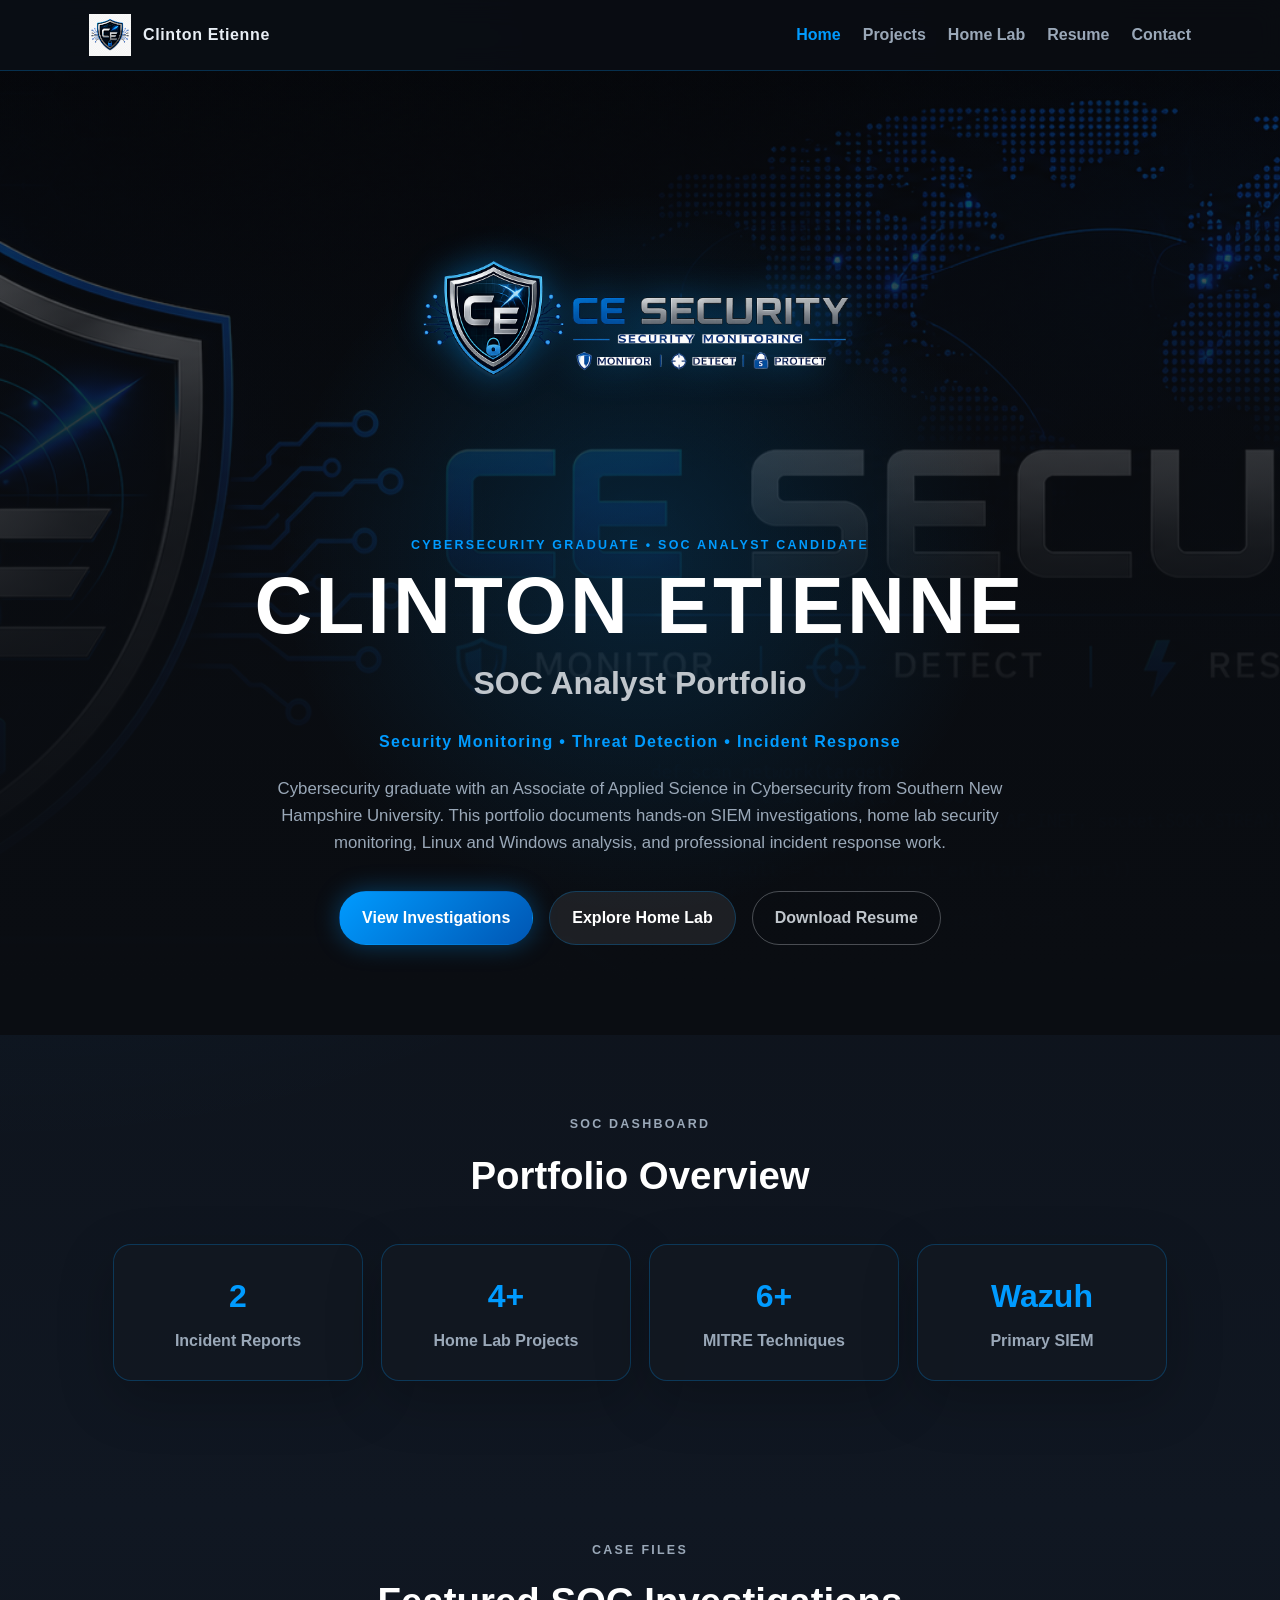
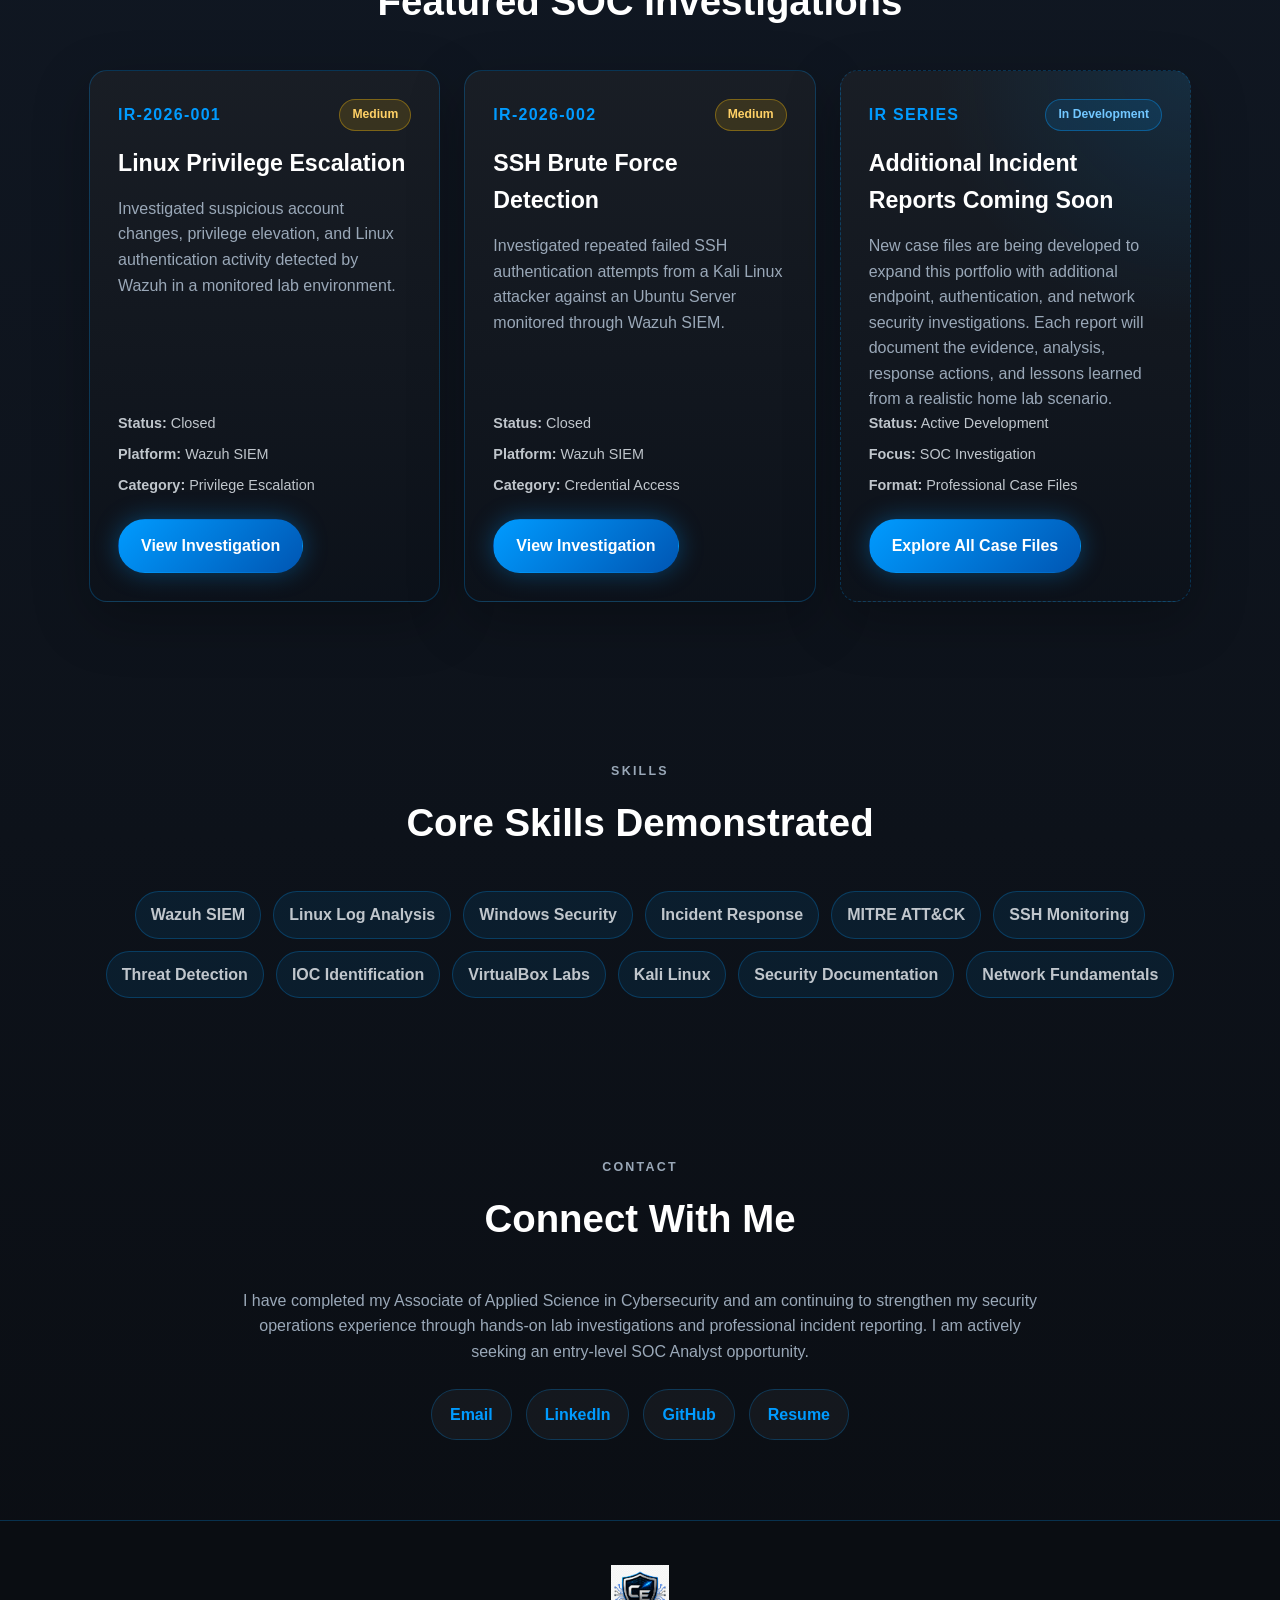
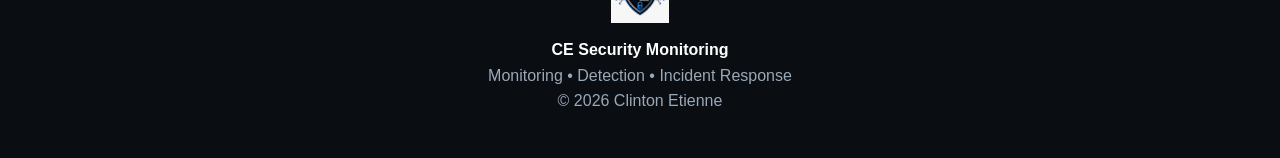
<file: index.html>
<!DOCTYPE html>
<html lang="en">

<head>
  <!-- Google Analytics 4 -->
  <script async src="https://www.googletagmanager.com/gtag/js?id=G-EGCFJRR2Q1"></script>

  <script>
    window.dataLayer = window.dataLayer || [];

    function gtag() {
      dataLayer.push(arguments);
    }

    gtag('js', new Date());
    gtag('config', 'G-EGCFJRR2Q1');
  </script>

  <meta charset="UTF-8" />
  <meta name="viewport" content="width=device-width, initial-scale=1.0" />

  <meta
    name="description"
    content="Clinton Etienne's SOC Analyst portfolio featuring Wazuh SIEM investigations, incident response reports, threat detection, and a cybersecurity home lab."
  />

  <meta name="author" content="Clinton Etienne" />
  <meta
    name="robots"
    content="index, follow, max-image-preview:large, max-snippet:-1, max-video-preview:-1"
  />

  <link rel="canonical" href="https://clinton-etienne.github.io/" />

  <meta property="og:locale" content="en_US" />
  <meta property="og:type" content="website" />
  <meta property="og:site_name" content="Clinton Etienne SOC Analyst Portfolio" />
  <meta property="og:title" content="Clinton Etienne | Entry-Level SOC Analyst Portfolio" />
  <meta
    property="og:description"
    content="Hands-on Wazuh SIEM investigations, incident response reports, threat detection, and cybersecurity home lab projects."
  />
  <meta property="og:url" content="https://clinton-etienne.github.io/" />
  <meta
    property="og:image"
    content="https://clinton-etienne.github.io/assets/logo/ce-security-github-banner.png"
  />
  <meta
    property="og:image:alt"
    content="CE Security monitoring, detection, response, and protection banner"
  />
  <meta property="og:image:width" content="1983" />
  <meta property="og:image:height" content="793" />

  <meta name="twitter:card" content="summary_large_image" />
  <meta name="twitter:title" content="Clinton Etienne | Entry-Level SOC Analyst Portfolio" />
  <meta
    name="twitter:description"
    content="Hands-on Wazuh SIEM investigations, incident response reports, threat detection, and cybersecurity home lab projects."
  />
  <meta
    name="twitter:image"
    content="https://clinton-etienne.github.io/assets/logo/ce-security-github-banner.png"
  />
  <meta
    name="twitter:image:alt"
    content="CE Security monitoring, detection, response, and protection banner"
  />

  <title>Clinton Etienne | Entry-Level SOC Analyst Portfolio</title>

  <script type="application/ld+json">
  {
    "@context": "https://schema.org",
    "@graph": [
      {
        "@type": "WebSite",
        "@id": "https://clinton-etienne.github.io/#website",
        "url": "https://clinton-etienne.github.io/",
        "name": "Clinton Etienne SOC Analyst Portfolio",
        "description": "A cybersecurity portfolio featuring SOC investigations, incident reports, threat detection, and home lab projects.",
        "inLanguage": "en-US"
      },
      {
        "@type": "ProfilePage",
        "@id": "https://clinton-etienne.github.io/#profile-page",
        "url": "https://clinton-etienne.github.io/",
        "name": "Clinton Etienne | Entry-Level SOC Analyst Portfolio",
        "isPartOf": {
          "@id": "https://clinton-etienne.github.io/#website"
        },
        "mainEntity": {
          "@id": "https://clinton-etienne.github.io/#clinton-etienne"
        },
        "inLanguage": "en-US"
      },
      {
        "@type": "Person",
        "@id": "https://clinton-etienne.github.io/#clinton-etienne",
        "name": "Clinton Etienne",
        "url": "https://clinton-etienne.github.io/",
        "image": "https://clinton-etienne.github.io/assets/logo/security-shield.png",
        "jobTitle": "SOC Analyst Candidate",
        "description": "Cybersecurity graduate building hands-on security operations experience through Wazuh SIEM investigations, threat detection, incident response, and professional documentation.",
        "alumniOf": {
          "@type": "CollegeOrUniversity",
          "name": "Southern New Hampshire University"
        },
        "sameAs": [
          "https://www.linkedin.com/in/Clinton-Etienne",
          "https://github.com/cjetienne05"
        ],
        "knowsAbout": [
          "Security operations",
          "Wazuh SIEM",
          "Incident response",
          "Threat detection",
          "Linux log analysis",
          "Windows security",
          "MITRE ATT&CK",
          "SSH monitoring"
        ]
      }
    ]
  }
  </script>

  <link rel="stylesheet" href="style.css" />
</head>

<body>

  <header class="site-header">
    <nav class="navbar">

      <a href="/" class="nav-brand">
        <img
          src="assets/logo/security-shield.png"
          alt="CE Security Shield"
          class="nav-logo"
        />

        <span>Clinton Etienne</span>
      </a>

      <ul class="nav-links">

        <li>
          <a href="/" class="active">
            Home
          </a>
        </li>

        <li>
          <a
            href="projects.html"
            data-ga-event="navigation_click"
            data-ga-label="Projects Navigation"
            data-ga-content-type="site_navigation"
            data-ga-content-name="Projects"
          >
            Projects
          </a>
        </li>

        <li>
          <a
            href="home-lab.html"
            data-ga-event="home_lab_open"
            data-ga-label="Home Lab Navigation"
            data-ga-content-type="technical_project"
            data-ga-content-name="CE Security Home Lab"
          >
            Home Lab
          </a>
        </li>

        <li>
          <a
            href="Clinton_Etienne_Resume.pdf"
            target="_blank"
            rel="noopener noreferrer"
            data-ga-event="resume_open"
            data-ga-label="Resume Navigation"
            data-ga-content-type="resume"
            data-ga-content-name="Clinton Etienne Resume"
          >
            Resume
          </a>
        </li>

        <li>
          <a
            href="#contact"
            data-ga-event="contact_section_open"
            data-ga-label="Contact Navigation"
            data-ga-content-type="site_navigation"
            data-ga-content-name="Contact Section"
          >
            Contact
          </a>
        </li>

      </ul>
    </nav>
  </header>

  <main>

    <section class="hero v4-hero">

      <div class="hero-overlay"></div>

      <div class="hero-content">

        <img
          src="assets/logo/ce-security-logo.png"
          alt="CE Security Monitoring Logo"
          class="hero-logo"
        />

        <p class="eyebrow">
          Cybersecurity Graduate • SOC Analyst Candidate
        </p>

        <h1>Clinton Etienne</h1>

        <h2>SOC Analyst Portfolio</h2>

        <p class="hero-tagline">
          Security Monitoring • Threat Detection • Incident Response
        </p>

        <p class="hero-summary">
          Cybersecurity graduate with an Associate of Applied Science in
          Cybersecurity from Southern New Hampshire University. This portfolio
          documents hands-on SIEM investigations, home lab security monitoring,
          Linux and Windows analysis, and professional incident response work.
        </p>

        <div class="hero-buttons">

          <a
            href="projects.html"
            class="btn primary-btn"
            data-ga-event="investigations_open"
            data-ga-label="View Investigations Hero Button"
            data-ga-content-type="incident_investigations"
            data-ga-content-name="Projects Dashboard"
          >
            View Investigations
          </a>

          <a
            href="home-lab.html"
            class="btn secondary-btn"
            data-ga-event="home_lab_open"
            data-ga-label="Explore Home Lab Hero Button"
            data-ga-content-type="technical_project"
            data-ga-content-name="CE Security Home Lab"
          >
            Explore Home Lab
          </a>

          <a
            href="Clinton_Etienne_Resume.pdf"
            class="btn ghost-btn"
            target="_blank"
            rel="noopener noreferrer"
            data-ga-event="resume_download"
            data-ga-label="Download Resume Hero Button"
            data-ga-content-type="resume"
            data-ga-content-name="Clinton Etienne Resume"
          >
            Download Resume
          </a>

        </div>
      </div>
    </section>

    <section class="soc-overview section">

      <div class="section-header">
        <p class="eyebrow">SOC Dashboard</p>
        <h2>Portfolio Overview</h2>
      </div>

      <div class="stats-section">

        <div class="stat-card">
          <h3>2</h3>
          <p>Incident Reports</p>
        </div>

        <div class="stat-card">
          <h3>4+</h3>
          <p>Home Lab Projects</p>
        </div>

        <div class="stat-card">
          <h3>6+</h3>
          <p>MITRE Techniques</p>
        </div>

        <div class="stat-card">
          <h3>Wazuh</h3>
          <p>Primary SIEM</p>
        </div>

      </div>
    </section>

    <section class="section featured-section">

      <div class="section-header">
        <p class="eyebrow">Case Files</p>
        <h2>Featured SOC Investigations</h2>
      </div>

      <div class="project-grid">

        <article class="project-card incident-card">

          <div class="card-topline">
            <span class="incident-id">IR-2026-001</span>
            <span class="badge medium">Medium</span>
          </div>

          <h3>Linux Privilege Escalation</h3>

          <p>
            Investigated suspicious account changes, privilege elevation, and Linux
            authentication activity detected by Wazuh in a monitored lab environment.
          </p>

          <div class="card-meta">

            <span>
              <strong>Status:</strong>
              Closed
            </span>

            <span>
              <strong>Platform:</strong>
              Wazuh SIEM
            </span>

            <span>
              <strong>Category:</strong>
              Privilege Escalation
            </span>

          </div>

          <a
            href="IR-2026-001.html"
            class="btn primary-btn"
            data-ga-event="investigation_open"
            data-ga-label="View IR-2026-001"
            data-ga-content-type="incident_investigation"
            data-ga-content-name="Linux Privilege Escalation"
          >
            View Investigation
          </a>

        </article>

        <article class="project-card incident-card">

          <div class="card-topline">
            <span class="incident-id">IR-2026-002</span>
            <span class="badge medium">Medium</span>
          </div>

          <h3>SSH Brute Force Detection</h3>

          <p>
            Investigated repeated failed SSH authentication attempts from a Kali Linux
            attacker against an Ubuntu Server monitored through Wazuh SIEM.
          </p>

          <div class="card-meta">

            <span>
              <strong>Status:</strong>
              Closed
            </span>

            <span>
              <strong>Platform:</strong>
              Wazuh SIEM
            </span>

            <span>
              <strong>Category:</strong>
              Credential Access
            </span>

          </div>

          <a
            href="IR-2026_002_SSH_Brute_Force.html"
            class="btn primary-btn"
            data-ga-event="investigation_open"
            data-ga-label="View IR-2026-002"
            data-ga-content-type="incident_investigation"
            data-ga-content-name="SSH Brute Force Detection"
          >
            View Investigation
          </a>

        </article>

        <article class="project-card incident-card development-card">

          <div class="card-topline">
            <span class="incident-id">IR SERIES</span>
            <span class="badge development">In Development</span>
          </div>

          <h3>Additional Incident Reports Coming Soon</h3>

          <p>
            New case files are being developed to expand this portfolio with
            additional endpoint, authentication, and network security investigations.
            Each report will document the evidence, analysis, response actions, and
            lessons learned from a realistic home lab scenario.
          </p>

          <div class="card-meta">

            <span>
              <strong>Status:</strong>
              Active Development
            </span>

            <span>
              <strong>Focus:</strong>
              SOC Investigation
            </span>

            <span>
              <strong>Format:</strong>
              Professional Case Files
            </span>

          </div>

          <a
            href="projects.html"
            class="btn primary-btn"
            data-ga-event="investigations_open"
            data-ga-label="Explore Upcoming Incident Reports"
            data-ga-content-type="incident_investigations"
            data-ga-content-name="Upcoming Incident Report Series"
          >
            Explore All Case Files
          </a>

        </article>

      </div>
    </section>

    <section class="section skills-section">

      <div class="section-header">
        <p class="eyebrow">Skills</p>
        <h2>Core Skills Demonstrated</h2>
      </div>

      <div class="skills-grid">
        <span>Wazuh SIEM</span>
        <span>Linux Log Analysis</span>
        <span>Windows Security</span>
        <span>Incident Response</span>
        <span>MITRE ATT&amp;CK</span>
        <span>SSH Monitoring</span>
        <span>Threat Detection</span>
        <span>IOC Identification</span>
        <span>VirtualBox Labs</span>
        <span>Kali Linux</span>
        <span>Security Documentation</span>
        <span>Network Fundamentals</span>
      </div>

    </section>

    <section class="section contact-section" id="contact">

      <div class="section-header">
        <p class="eyebrow">Contact</p>
        <h2>Connect With Me</h2>
      </div>

      <p>
        I have completed my Associate of Applied Science in Cybersecurity and am
        continuing to strengthen my security operations experience through hands-on
        lab investigations and professional incident reporting. I am actively seeking
        an entry-level SOC Analyst opportunity.
      </p>

      <div class="contact-links">

        <a
          href="mailto:cjetienne05@gmail.com"
          data-ga-event="contact_click"
          data-ga-label="Email Contact"
          data-ga-content-type="contact"
          data-ga-content-name="Email"
        >
          Email
        </a>

        <a
          href="https://www.linkedin.com/in/Clinton-Etienne"
          target="_blank"
          rel="noopener noreferrer"
          data-ga-event="linkedin_click"
          data-ga-label="LinkedIn Profile"
          data-ga-content-type="social_profile"
          data-ga-content-name="Clinton Etienne LinkedIn"
        >
          LinkedIn
        </a>

        <a
          href="https://github.com/cjetienne05"
          target="_blank"
          rel="noopener noreferrer"
          data-ga-event="github_click"
          data-ga-label="GitHub Profile"
          data-ga-content-type="technical_profile"
          data-ga-content-name="Clinton Etienne GitHub"
        >
          GitHub
        </a>

        <a
          href="Clinton_Etienne_Resume.pdf"
          target="_blank"
          rel="noopener noreferrer"
          data-ga-event="resume_download"
          data-ga-label="Resume Contact Link"
          data-ga-content-type="resume"
          data-ga-content-name="Clinton Etienne Resume"
        >
          Resume
        </a>

      </div>
    </section>

  </main>

  <footer class="site-footer">

    <img
      src="assets/logo/security-shield.png"
      alt="CE Security Shield"
      class="footer-logo"
    />

    <p>
      <strong>CE Security Monitoring</strong>
    </p>

    <p>
      Monitoring • Detection • Incident Response
    </p>

    <p>
      © 2026 Clinton Etienne
    </p>

  </footer>

  <script src="analytics-events.js"></script>

</body>

</html>
</file>
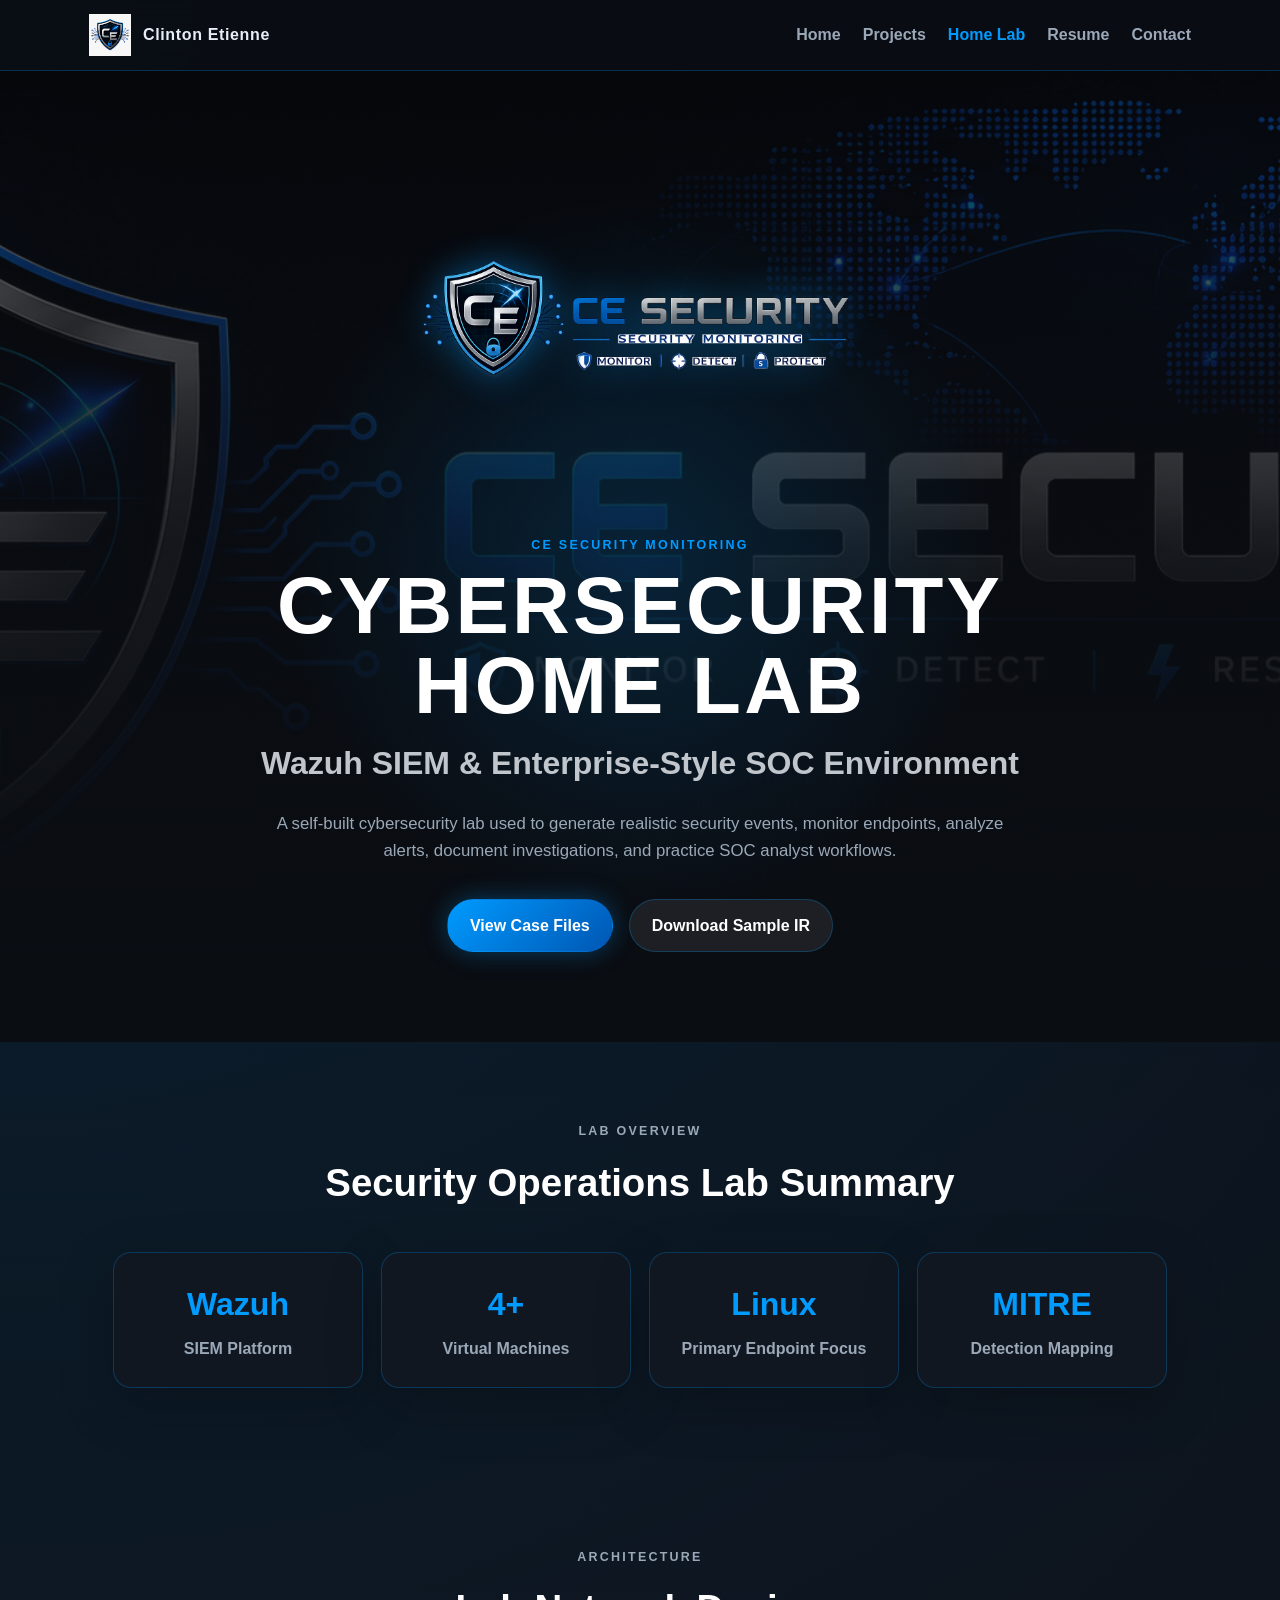
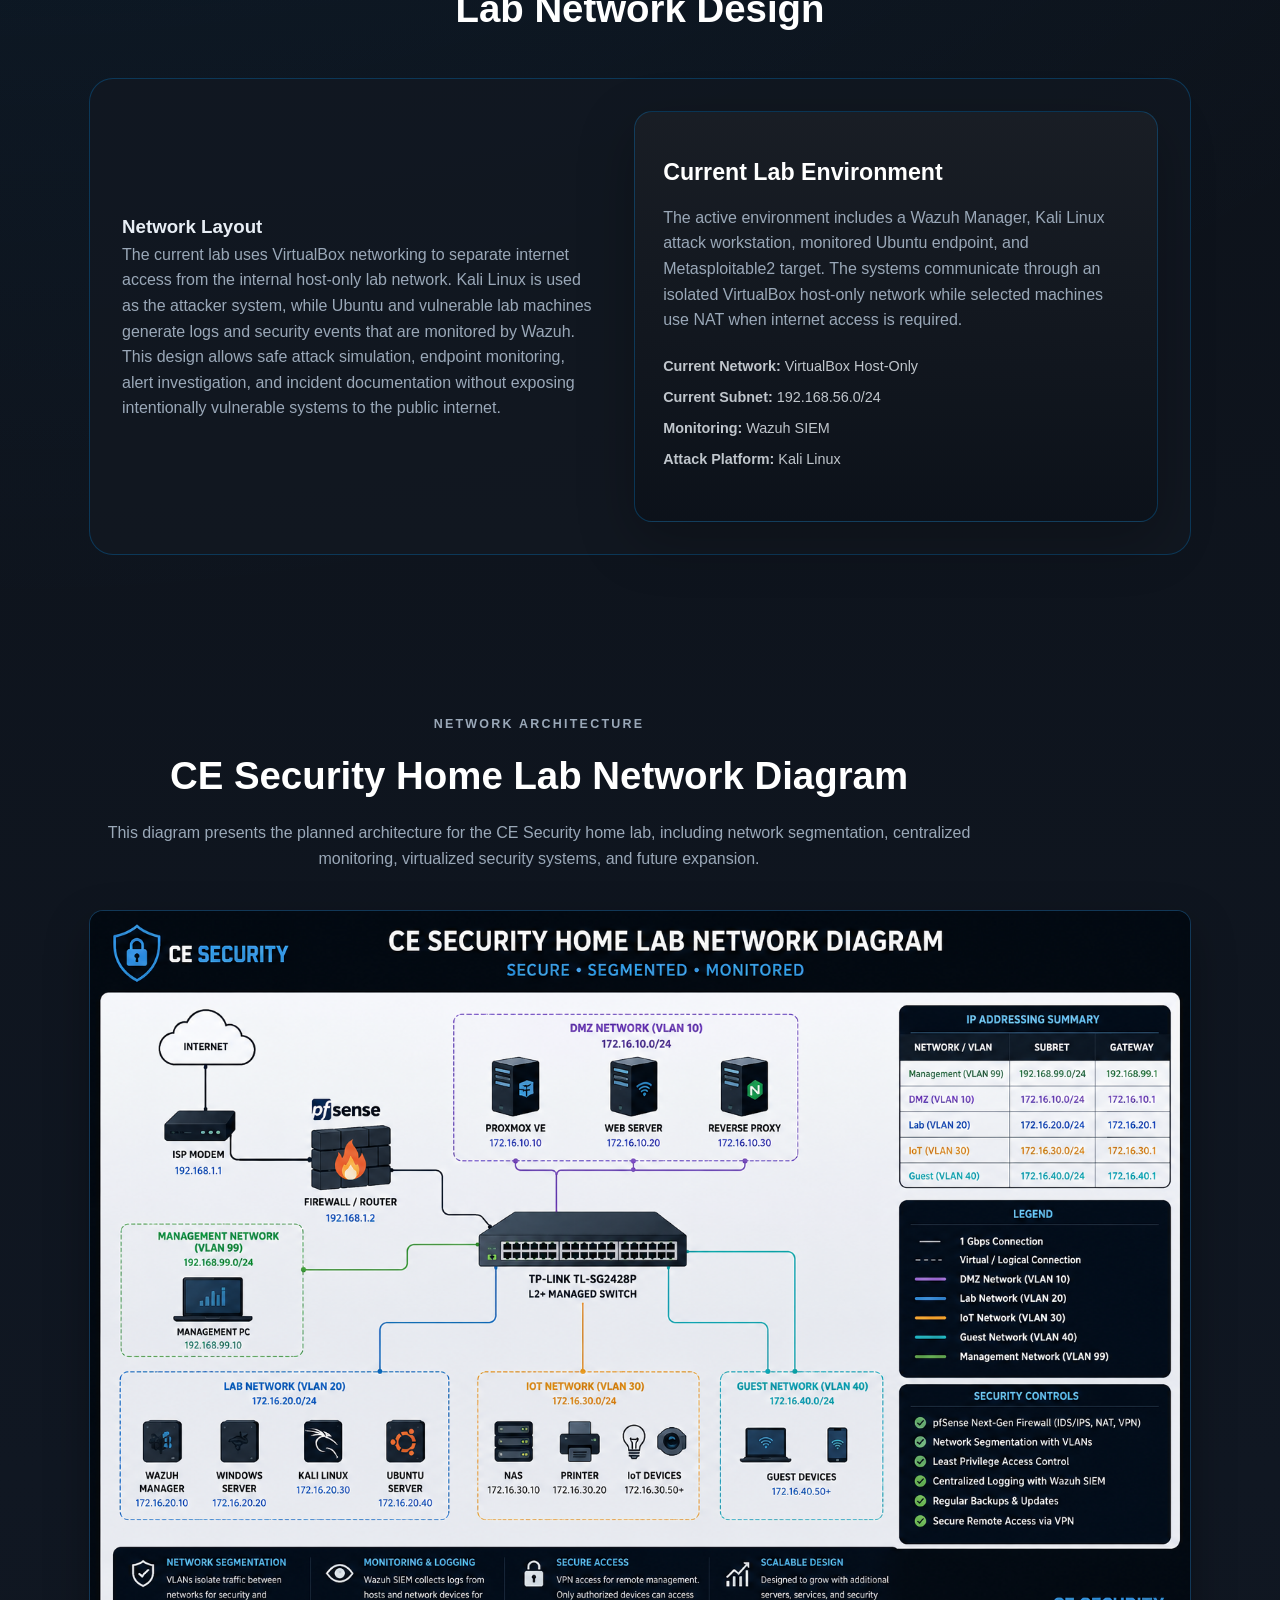
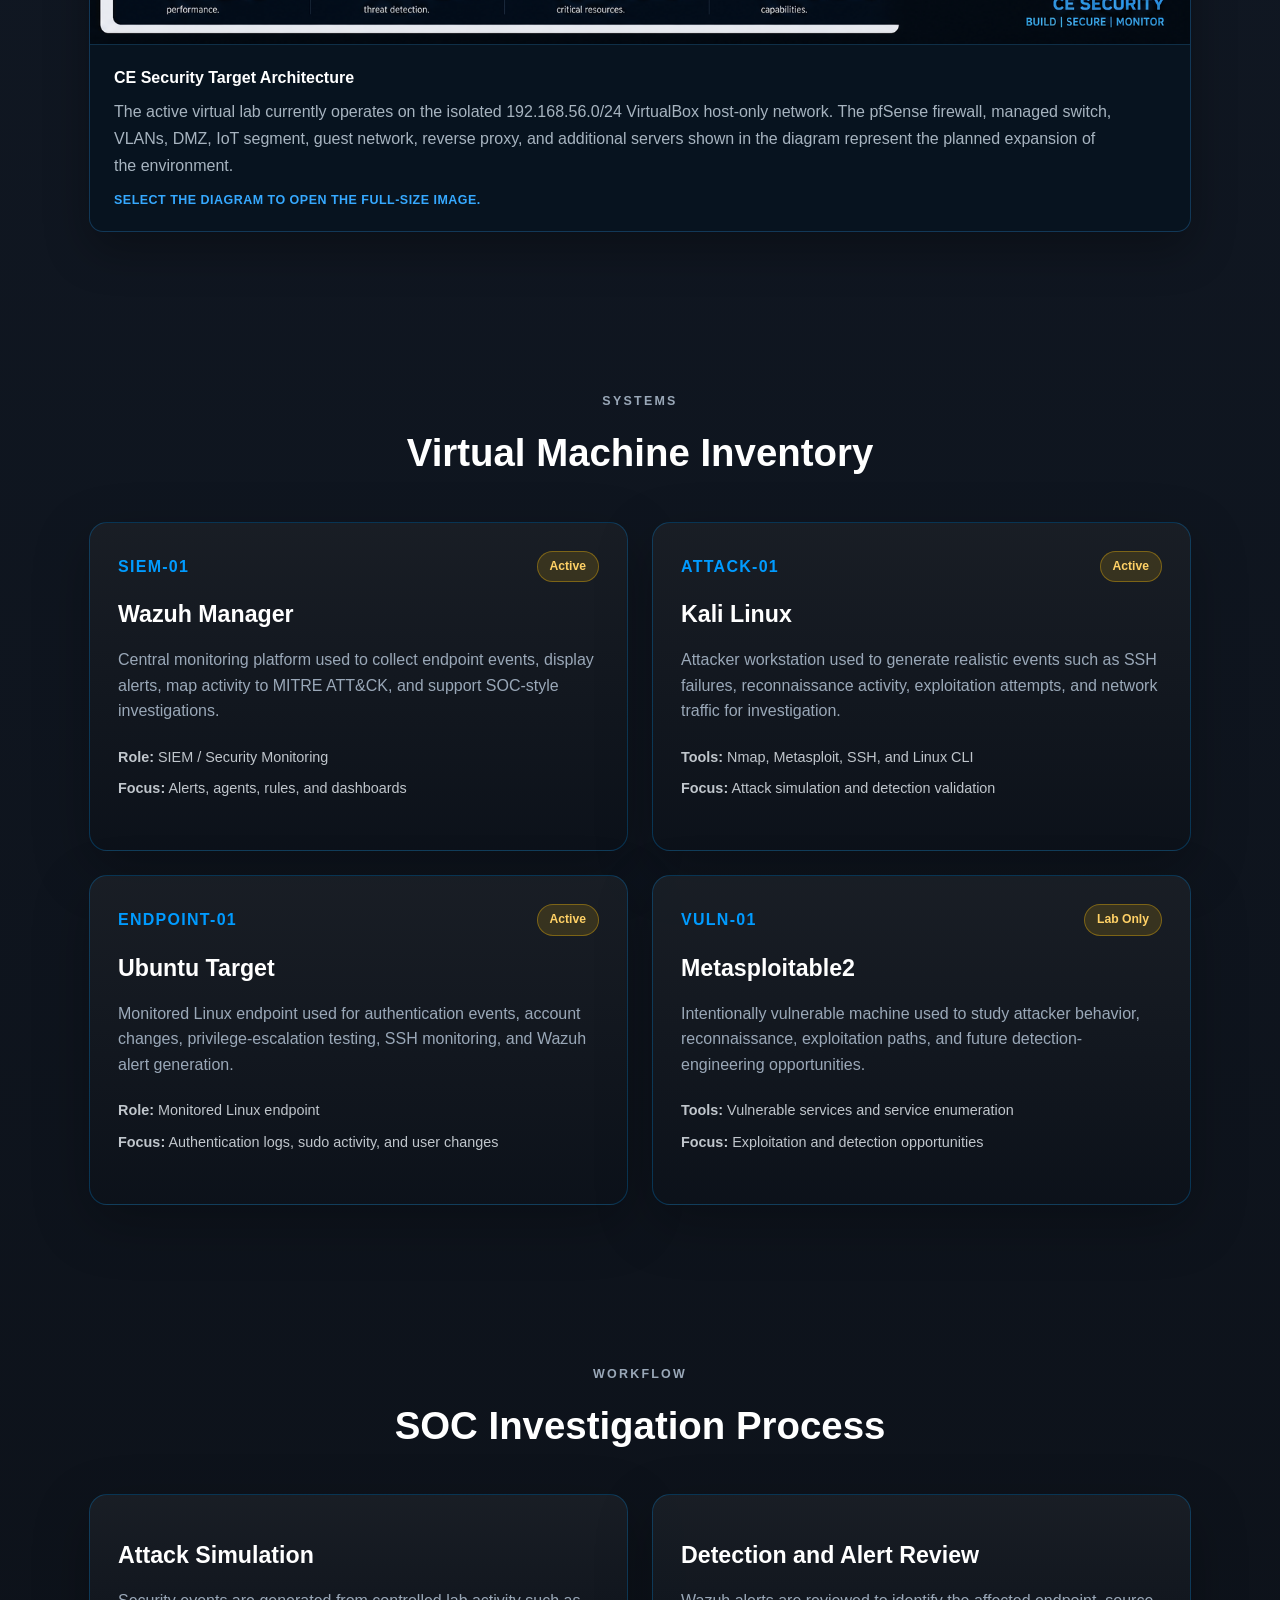
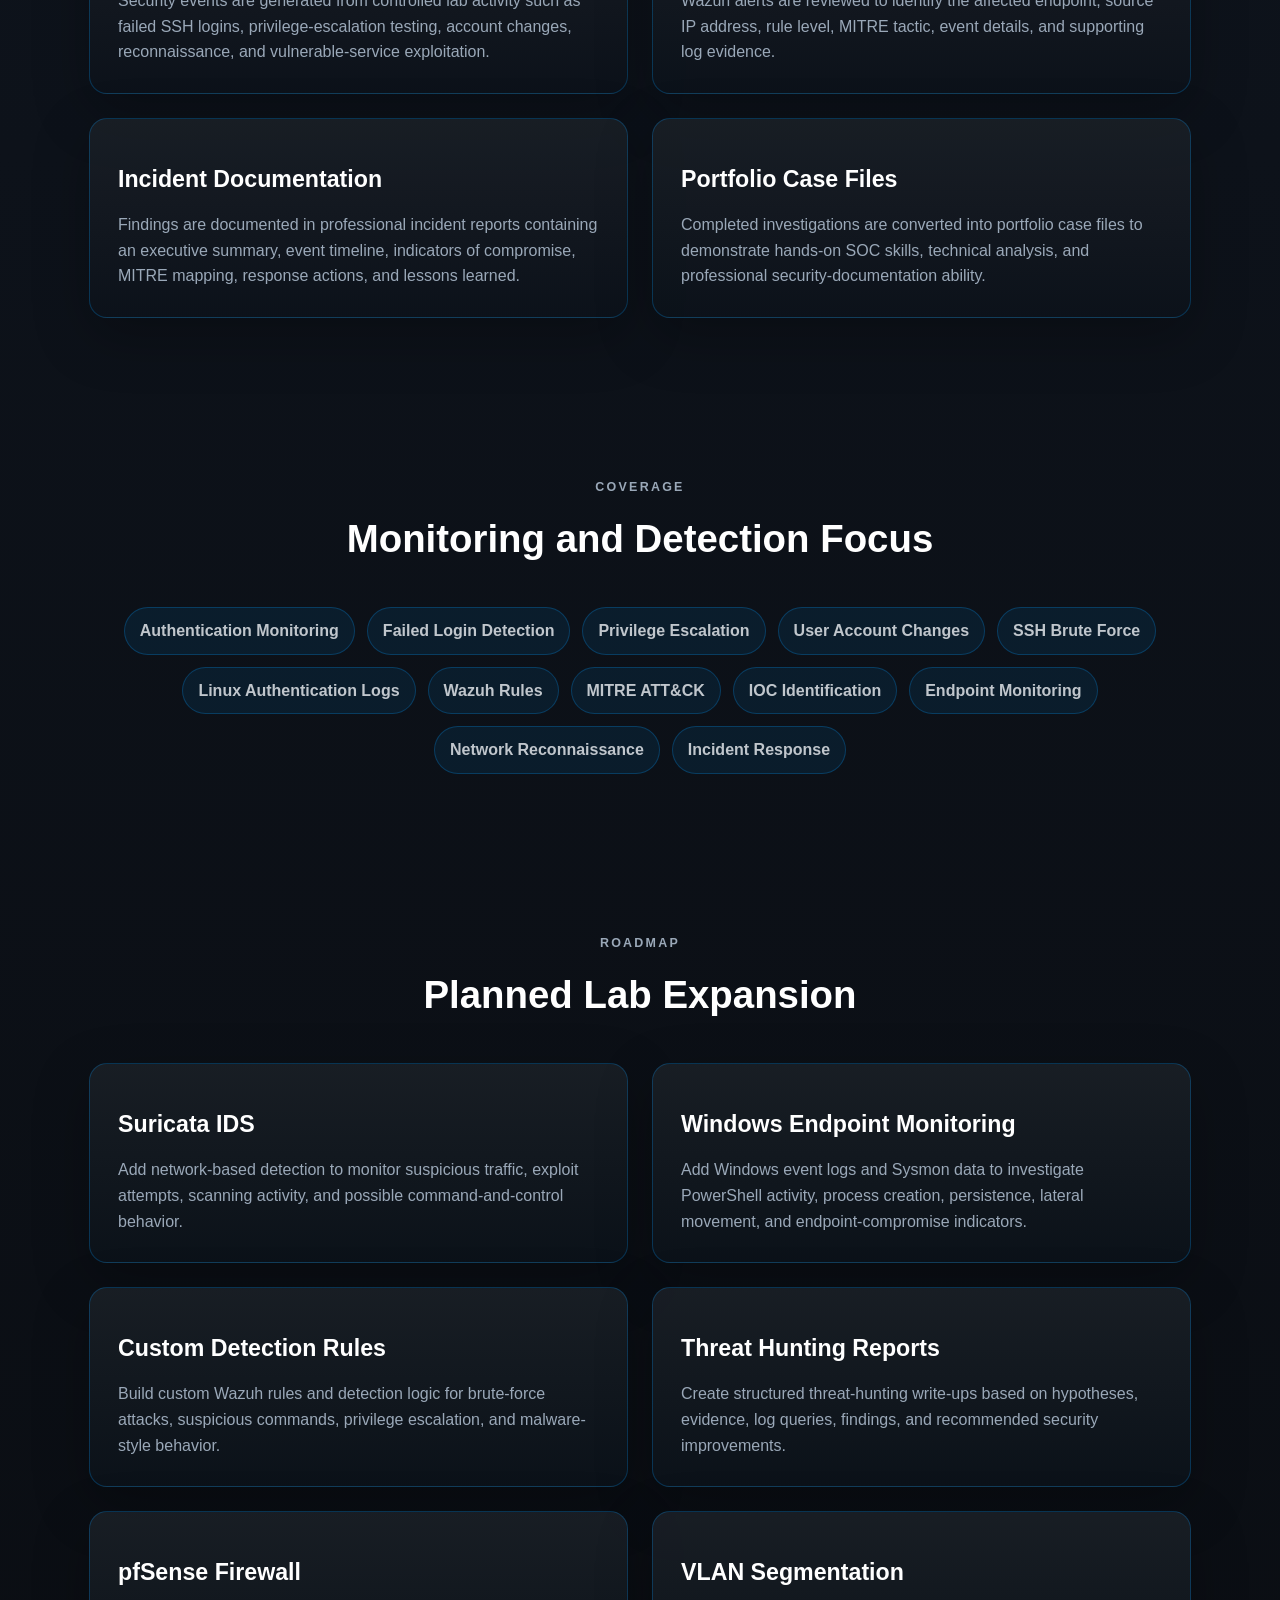
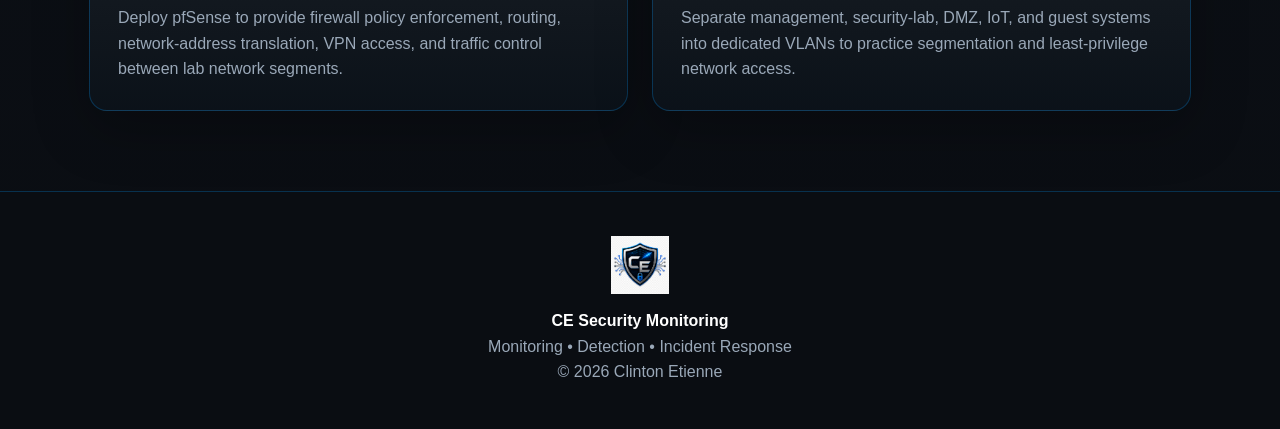
<file: home-lab.html>
<!DOCTYPE html>
<html lang="en">

<head>
<!-- Google Analytics 4 -->
<script async src="https://www.googletagmanager.com/gtag/js?id=G-EGCFJRR2Q1"></script>

<script>
  window.dataLayer = window.dataLayer || [];

  function gtag() {
    dataLayer.push(arguments);
  }

  gtag('js', new Date());
  gtag('config', 'G-EGCFJRR2Q1');
</script>
  
  <meta charset="UTF-8" />

  <meta
    name="viewport"
    content="width=device-width, initial-scale=1.0"
  />

  <meta
    name="description"
    content="Explore Clinton Etienne's cybersecurity home lab with Wazuh SIEM, Ubuntu endpoints, Kali Linux attack simulation, and hands-on threat detection."
  />

  <meta name="author" content="Clinton Etienne" />
  <meta
    name="robots"
    content="index, follow, max-image-preview:large, max-snippet:-1, max-video-preview:-1"
  />

  <link rel="canonical" href="https://clinton-etienne.github.io/home-lab.html" />

  <meta property="og:locale" content="en_US" />
  <meta property="og:type" content="article" />
  <meta property="og:site_name" content="Clinton Etienne SOC Analyst Portfolio" />
  <meta property="og:title" content="Cybersecurity Home Lab &amp; Wazuh SIEM | Clinton Etienne" />
  <meta
    property="og:description"
    content="A defensive security lab using Wazuh SIEM, Ubuntu, Kali Linux, VirtualBox, threat detection, and incident response workflows."
  />
  <meta property="og:url" content="https://clinton-etienne.github.io/home-lab.html" />
  <meta
    property="og:image"
    content="https://clinton-etienne.github.io/assets/logo/ce-security-github-banner.png"
  />
  <meta
    property="og:image:alt"
    content="CE Security monitoring, detection, response, and protection banner"
  />
  <meta property="og:image:width" content="1983" />
  <meta property="og:image:height" content="793" />
  <meta property="article:author" content="Clinton Etienne" />
  <meta property="article:modified_time" content="2026-08-27" />

  <meta name="twitter:card" content="summary_large_image" />
  <meta name="twitter:title" content="Cybersecurity Home Lab &amp; Wazuh SIEM | Clinton Etienne" />
  <meta
    name="twitter:description"
    content="A defensive security lab using Wazuh SIEM, Ubuntu, Kali Linux, VirtualBox, threat detection, and incident response workflows."
  />
  <meta
    name="twitter:image"
    content="https://clinton-etienne.github.io/assets/logo/ce-security-github-banner.png"
  />
  <meta
    name="twitter:image:alt"
    content="CE Security monitoring, detection, response, and protection banner"
  />

  <title>Cybersecurity Home Lab &amp; Wazuh SIEM | Clinton Etienne</title>

  <script type="application/ld+json">
  {
    "@context": "https://schema.org",
    "@type": "TechArticle",
    "@id": "https://clinton-etienne.github.io/home-lab.html#article",
    "url": "https://clinton-etienne.github.io/home-lab.html",
    "mainEntityOfPage": "https://clinton-etienne.github.io/home-lab.html",
    "headline": "Cybersecurity Home Lab and Wazuh SIEM Environment",
    "description": "A defensive cybersecurity home lab using Wazuh SIEM, Ubuntu endpoints, Kali Linux, VirtualBox, threat detection, and incident response workflows.",
    "image": "https://clinton-etienne.github.io/assets/images/home-lab-network-diagram.png",
    "dateModified": "2026-08-27",
    "author": {
      "@type": "Person",
      "@id": "https://clinton-etienne.github.io/#clinton-etienne",
      "name": "Clinton Etienne"
    },
    "publisher": {
      "@type": "Person",
      "@id": "https://clinton-etienne.github.io/#clinton-etienne",
      "name": "Clinton Etienne"
    },
    "about": [
      "Wazuh SIEM",
      "Security operations",
      "Threat detection",
      "Incident response",
      "Linux security",
      "Kali Linux",
      "VirtualBox"
    ],
    "breadcrumb": {
      "@type": "BreadcrumbList",
      "itemListElement": [
        {
          "@type": "ListItem",
          "position": 1,
          "name": "Home",
          "item": "https://clinton-etienne.github.io/"
        },
        {
          "@type": "ListItem",
          "position": 2,
          "name": "Cybersecurity Home Lab",
          "item": "https://clinton-etienne.github.io/home-lab.html"
        }
      ]
    },
    "inLanguage": "en-US"
  }
  </script>

  <link rel="stylesheet" href="style.css" />
</head>


<body>

  <!-- =====================================================
       SITE HEADER
  ====================================================== -->
  <header class="site-header">

    <nav class="navbar">

      <a href="/" class="nav-brand">
        <img
          src="assets/logo/security-shield.png"
          alt="CE Security Shield"
          class="nav-logo"
        />

        <span>Clinton Etienne</span>
      </a>

      <ul class="nav-links">
        <li>
          <a href="/">Home</a>
        </li>

        <li>
          <a href="projects.html">Projects</a>
        </li>

        <li>
          <a href="home-lab.html" class="active">Home Lab</a>
        </li>

        <li>
          <a href="Clinton_Etienne_Resume.pdf" target="_blank" rel="noopener noreferrer">
            Resume
          </a>
        </li>

        <li>
          <a href="/#contact">Contact</a>
        </li>
      </ul>

    </nav>

  </header>


  <main>

    <!-- =====================================================
         HERO SECTION
    ====================================================== -->
    <section class="hero v4-hero">

      <div class="hero-overlay"></div>

      <div class="hero-content">

        <img
          src="assets/logo/ce-security-logo.png"
          alt="CE Security Monitoring"
          class="hero-logo"
        />

        <p class="eyebrow">CE Security Monitoring</p>

        <h1>Cybersecurity Home Lab</h1>

        <h2>Wazuh SIEM &amp; Enterprise-Style SOC Environment</h2>

        <p class="hero-summary">
          A self-built cybersecurity lab used to generate realistic security
          events, monitor endpoints, analyze alerts, document investigations,
          and practice SOC analyst workflows.
        </p>

        <div class="hero-buttons">

          <a href="projects.html" class="btn primary-btn">
            View Case Files
          </a>

          <a
            href="assets/reports/IR-2026-002_SSH_Brute_Force.pdf"
            class="btn secondary-btn"
            target="_blank"
            rel="noopener noreferrer"
          >
            Download Sample IR
          </a>

        </div>

      </div>

    </section>


    <!-- =====================================================
         LAB OVERVIEW
    ====================================================== -->
    <section class="soc-overview section">

      <div class="section-header">
        <p class="eyebrow">Lab Overview</p>
        <h2>Security Operations Lab Summary</h2>
      </div>

      <div class="stats-section">

        <div class="stat-card">
          <h3>Wazuh</h3>
          <p>SIEM Platform</p>
        </div>

        <div class="stat-card">
          <h3>4+</h3>
          <p>Virtual Machines</p>
        </div>

        <div class="stat-card">
          <h3>Linux</h3>
          <p>Primary Endpoint Focus</p>
        </div>

        <div class="stat-card">
          <h3>MITRE</h3>
          <p>Detection Mapping</p>
        </div>

      </div>

    </section>


    <!-- =====================================================
         LAB NETWORK DESIGN
    ====================================================== -->
    <section class="section">

      <div class="section-header">
        <p class="eyebrow">Architecture</p>
        <h2>Lab Network Design</h2>
      </div>

      <div class="lab-content">

        <div>

          <h3>Network Layout</h3>

          <p>
            The current lab uses VirtualBox networking to separate internet
            access from the internal host-only lab network. Kali Linux is used
            as the attacker system, while Ubuntu and vulnerable lab machines
            generate logs and security events that are monitored by Wazuh.
          </p>

          <p>
            This design allows safe attack simulation, endpoint monitoring,
            alert investigation, and incident documentation without exposing
            intentionally vulnerable systems to the public internet.
          </p>

        </div>

        <div class="project-card">

          <h3>Current Lab Environment</h3>

          <p>
            The active environment includes a Wazuh Manager, Kali Linux attack
            workstation, monitored Ubuntu endpoint, and Metasploitable2 target.
            The systems communicate through an isolated VirtualBox host-only
            network while selected machines use NAT when internet access is
            required.
          </p>

          <div class="card-meta">
            <span>
              <strong>Current Network:</strong>
              VirtualBox Host-Only
            </span>

            <span>
              <strong>Current Subnet:</strong>
              192.168.56.0/24
            </span>

            <span>
              <strong>Monitoring:</strong>
              Wazuh SIEM
            </span>

            <span>
              <strong>Attack Platform:</strong>
              Kali Linux
            </span>
          </div>

        </div>

      </div>

    </section>


    <!-- =====================================================
         PROFESSIONAL NETWORK DIAGRAM
    ====================================================== -->
    <section class="section home-lab-diagram-section">

      <div class="section-header">

        <p class="eyebrow">Network Architecture</p>

        <h2>CE Security Home Lab Network Diagram</h2>

        <p>
          This diagram presents the planned architecture for the CE Security
          home lab, including network segmentation, centralized monitoring,
          virtualized security systems, and future expansion.
        </p>

      </div>

      <figure class="home-lab-diagram-card">

        <a
          href="assets/images/home-lab-network-diagram.png"
          target="_blank"
          rel="noopener noreferrer"
          class="home-lab-diagram-link"
          aria-label="Open the full-size CE Security home lab network diagram"
        >

          <img
            src="assets/images/home-lab-network-diagram.png"
            alt="CE Security home lab network diagram showing a firewall, managed switch, Wazuh monitoring, management network, lab network, DMZ, IoT network, and guest network"
            class="home-lab-diagram-image"
            loading="lazy"
          />

        </a>

        <figcaption class="home-lab-diagram-caption">

          <strong>CE Security Target Architecture</strong>

          <p>
            The active virtual lab currently operates on the isolated
            192.168.56.0/24 VirtualBox host-only network. The pfSense firewall,
            managed switch, VLANs, DMZ, IoT segment, guest network, reverse
            proxy, and additional servers shown in the diagram represent the
            planned expansion of the environment.
          </p>

          <span class="diagram-instruction">
            Select the diagram to open the full-size image.
          </span>

        </figcaption>

      </figure>

    </section>


    <!-- =====================================================
         VIRTUAL MACHINE INVENTORY
    ====================================================== -->
    <section class="section">

      <div class="section-header">
        <p class="eyebrow">Systems</p>
        <h2>Virtual Machine Inventory</h2>
      </div>

      <div class="project-grid">

        <!-- WAZUH MANAGER -->
        <article class="project-card">

          <div class="card-topline">
            <span class="incident-id">SIEM-01</span>
            <span class="badge medium">Active</span>
          </div>

          <h3>Wazuh Manager</h3>

          <p>
            Central monitoring platform used to collect endpoint events,
            display alerts, map activity to MITRE ATT&amp;CK, and support
            SOC-style investigations.
          </p>

          <div class="card-meta">

            <span>
              <strong>Role:</strong>
              SIEM / Security Monitoring
            </span>

            <span>
              <strong>Focus:</strong>
              Alerts, agents, rules, and dashboards
            </span>

          </div>

        </article>


        <!-- KALI LINUX -->
        <article class="project-card">

          <div class="card-topline">
            <span class="incident-id">ATTACK-01</span>
            <span class="badge medium">Active</span>
          </div>

          <h3>Kali Linux</h3>

          <p>
            Attacker workstation used to generate realistic events such as
            SSH failures, reconnaissance activity, exploitation attempts,
            and network traffic for investigation.
          </p>

          <div class="card-meta">

            <span>
              <strong>Tools:</strong>
              Nmap, Metasploit, SSH, and Linux CLI
            </span>

            <span>
              <strong>Focus:</strong>
              Attack simulation and detection validation
            </span>

          </div>

        </article>


        <!-- UBUNTU TARGET -->
        <article class="project-card">

          <div class="card-topline">
            <span class="incident-id">ENDPOINT-01</span>
            <span class="badge medium">Active</span>
          </div>

          <h3>Ubuntu Target</h3>

          <p>
            Monitored Linux endpoint used for authentication events, account
            changes, privilege-escalation testing, SSH monitoring, and Wazuh
            alert generation.
          </p>

          <div class="card-meta">

            <span>
              <strong>Role:</strong>
              Monitored Linux endpoint
            </span>

            <span>
              <strong>Focus:</strong>
              Authentication logs, sudo activity, and user changes
            </span>

          </div>

        </article>


        <!-- METASPLOITABLE2 -->
        <article class="project-card">

          <div class="card-topline">
            <span class="incident-id">VULN-01</span>
            <span class="badge medium">Lab Only</span>
          </div>

          <h3>Metasploitable2</h3>

          <p>
            Intentionally vulnerable machine used to study attacker behavior,
            reconnaissance, exploitation paths, and future detection-engineering
            opportunities.
          </p>

          <div class="card-meta">

            <span>
              <strong>Tools:</strong>
              Vulnerable services and service enumeration
            </span>

            <span>
              <strong>Focus:</strong>
              Exploitation and detection opportunities
            </span>

          </div>

        </article>

      </div>

    </section>


    <!-- =====================================================
         SOC INVESTIGATION WORKFLOW
    ====================================================== -->
    <section class="section">

      <div class="section-header">
        <p class="eyebrow">Workflow</p>
        <h2>SOC Investigation Process</h2>
      </div>

      <div class="project-grid">

        <article class="project-card">

          <h3>Attack Simulation</h3>

          <p>
            Security events are generated from controlled lab activity such
            as failed SSH logins, privilege-escalation testing, account
            changes, reconnaissance, and vulnerable-service exploitation.
          </p>

        </article>


        <article class="project-card">

          <h3>Detection and Alert Review</h3>

          <p>
            Wazuh alerts are reviewed to identify the affected endpoint,
            source IP address, rule level, MITRE tactic, event details,
            and supporting log evidence.
          </p>

        </article>


        <article class="project-card">

          <h3>Incident Documentation</h3>

          <p>
            Findings are documented in professional incident reports
            containing an executive summary, event timeline, indicators
            of compromise, MITRE mapping, response actions, and lessons
            learned.
          </p>

        </article>


        <article class="project-card">

          <h3>Portfolio Case Files</h3>

          <p>
            Completed investigations are converted into portfolio case
            files to demonstrate hands-on SOC skills, technical analysis,
            and professional security-documentation ability.
          </p>

        </article>

      </div>

    </section>


    <!-- =====================================================
         MONITORING AND DETECTION COVERAGE
    ====================================================== -->
    <section class="section skills-section">

      <div class="section-header">
        <p class="eyebrow">Coverage</p>
        <h2>Monitoring and Detection Focus</h2>
      </div>

      <div class="skills-grid">

        <span>Authentication Monitoring</span>
        <span>Failed Login Detection</span>
        <span>Privilege Escalation</span>
        <span>User Account Changes</span>
        <span>SSH Brute Force</span>
        <span>Linux Authentication Logs</span>
        <span>Wazuh Rules</span>
        <span>MITRE ATT&amp;CK</span>
        <span>IOC Identification</span>
        <span>Endpoint Monitoring</span>
        <span>Network Reconnaissance</span>
        <span>Incident Response</span>

      </div>

    </section>


    <!-- =====================================================
         LAB ROADMAP
    ====================================================== -->
    <section class="section">

      <div class="section-header">
        <p class="eyebrow">Roadmap</p>
        <h2>Planned Lab Expansion</h2>
      </div>

      <div class="project-grid">

        <article class="project-card">

          <h3>Suricata IDS</h3>

          <p>
            Add network-based detection to monitor suspicious traffic,
            exploit attempts, scanning activity, and possible
            command-and-control behavior.
          </p>

        </article>


        <article class="project-card">

          <h3>Windows Endpoint Monitoring</h3>

          <p>
            Add Windows event logs and Sysmon data to investigate
            PowerShell activity, process creation, persistence, lateral
            movement, and endpoint-compromise indicators.
          </p>

        </article>


        <article class="project-card">

          <h3>Custom Detection Rules</h3>

          <p>
            Build custom Wazuh rules and detection logic for brute-force
            attacks, suspicious commands, privilege escalation, and
            malware-style behavior.
          </p>

        </article>


        <article class="project-card">

          <h3>Threat Hunting Reports</h3>

          <p>
            Create structured threat-hunting write-ups based on
            hypotheses, evidence, log queries, findings, and recommended
            security improvements.
          </p>

        </article>


        <article class="project-card">

          <h3>pfSense Firewall</h3>

          <p>
            Deploy pfSense to provide firewall policy enforcement, routing,
            network-address translation, VPN access, and traffic control
            between lab network segments.
          </p>

        </article>


        <article class="project-card">

          <h3>VLAN Segmentation</h3>

          <p>
            Separate management, security-lab, DMZ, IoT, and guest systems
            into dedicated VLANs to practice segmentation and least-privilege
            network access.
          </p>

        </article>

      </div>

    </section>

  </main>


  <!-- =====================================================
       SITE FOOTER
  ====================================================== -->
  <footer class="site-footer">

    <img
      src="assets/logo/security-shield.png"
      alt="CE Security Shield"
      class="footer-logo"
    />

    <p>
      <strong>CE Security Monitoring</strong>
    </p>

    <p>
      Monitoring • Detection • Incident Response
    </p>

    <p>
      © 2026 Clinton Etienne
    </p>

  </footer>
<script src="analytics-events.js"></script>
</body>

</html>
</file>
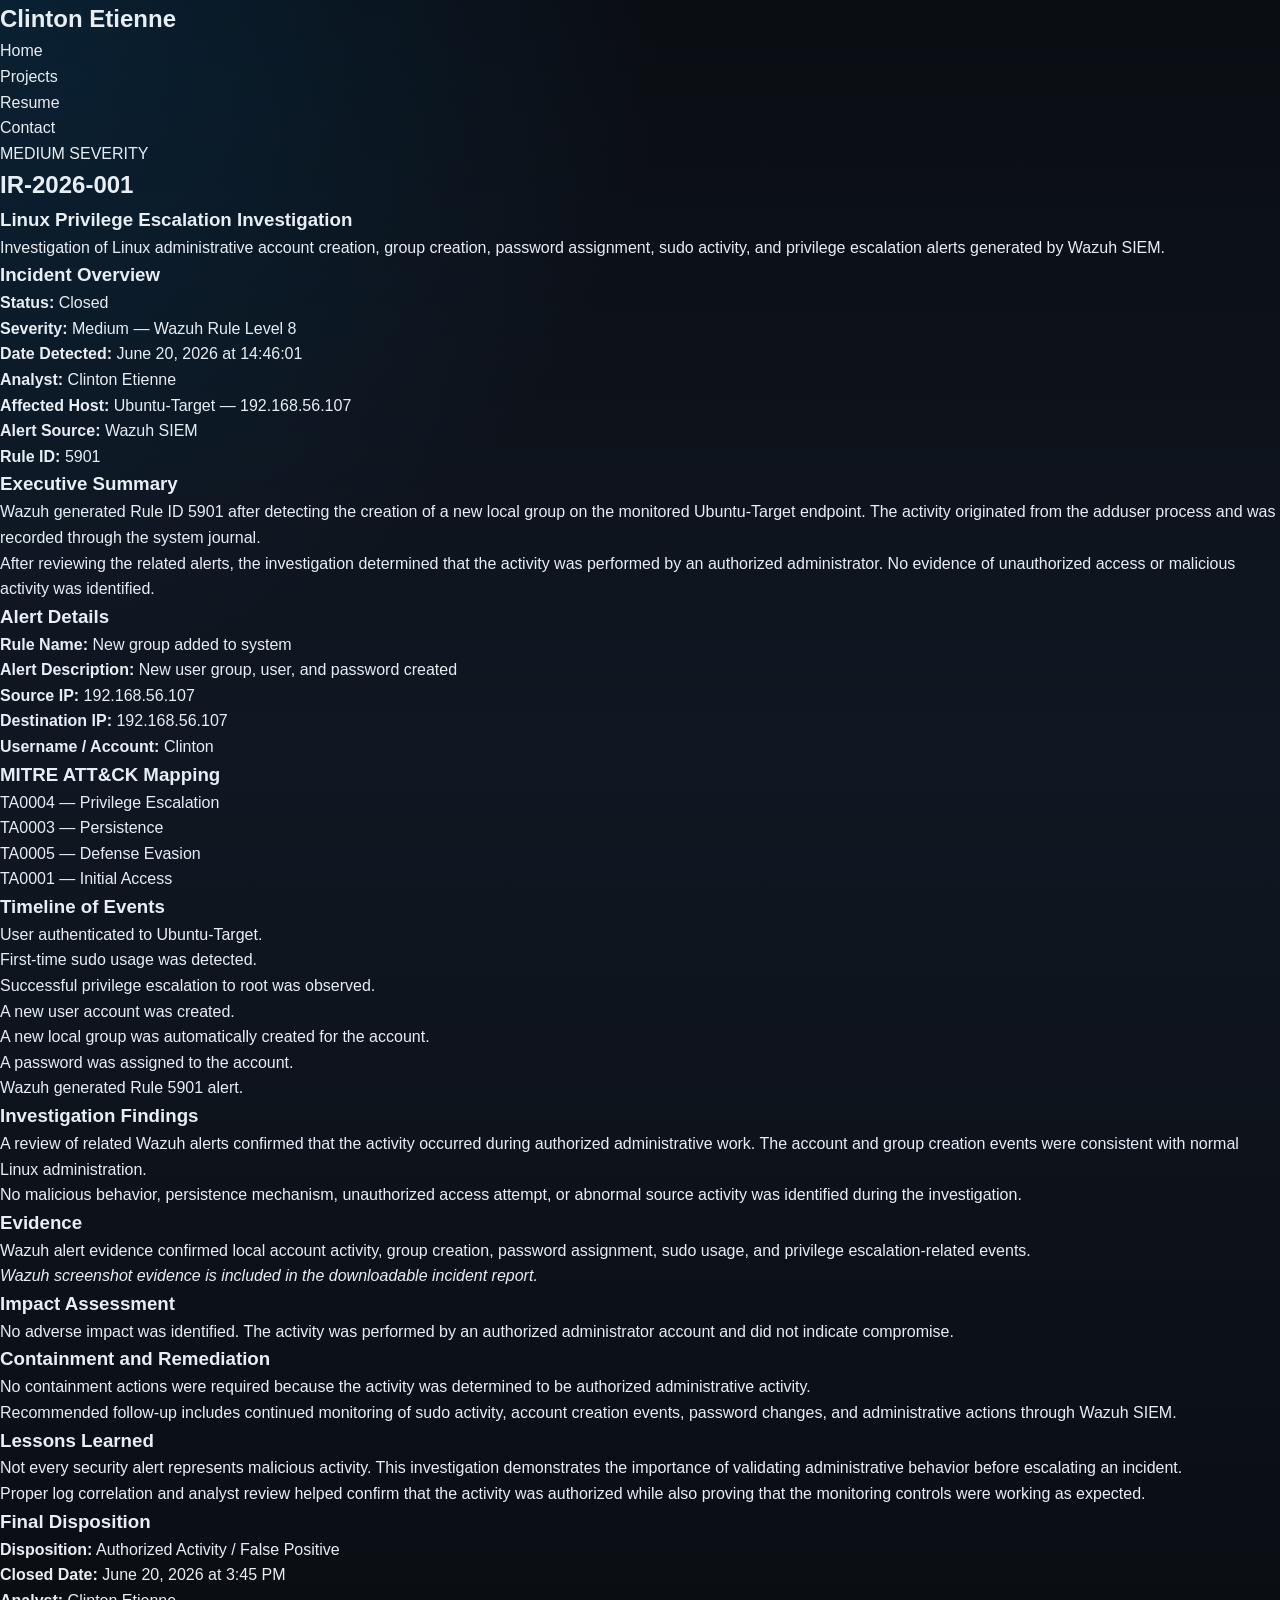
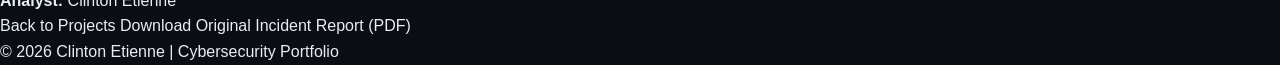
<file: ir-2026-001.html>
<!DOCTYPE html>
<html lang="en">
<head>
    <meta charset="UTF-8">
    <meta name="viewport" content="width=device-width, initial-scale=1.0">
    <title>IR-2026-001 | Linux Privilege Escalation</title>
    <link rel="stylesheet" href="style.css">
</head>

<body>

<header>
    <nav>
        <h1>Clinton Etienne</h1>
        <ul>
            <li><a href="index.html">Home</a></li>
            <li><a href="projects.html">Projects</a></li>
            <li><a href="resume.pdf" target="_blank">Resume</a></li>
            <li><a href="index.html#contact">Contact</a></li>
        </ul>
    </nav>
</header>

<main>

<section class="page-header">
    <p class="case-label medium">MEDIUM SEVERITY</p>

    <h2>IR-2026-001</h2>

    <h3>Linux Privilege Escalation Investigation</h3>

    <p>
        Investigation of Linux administrative account creation, group creation,
        password assignment, sudo activity, and privilege escalation alerts
        generated by Wazuh SIEM.
    </p>
</section>

<section class="case-card">
    <h3>Incident Overview</h3>

    <p><strong>Status:</strong> Closed</p>
    <p><strong>Severity:</strong> Medium — Wazuh Rule Level 8</p>
    <p><strong>Date Detected:</strong> June 20, 2026 at 14:46:01</p>
    <p><strong>Analyst:</strong> Clinton Etienne</p>
    <p><strong>Affected Host:</strong> Ubuntu-Target — 192.168.56.107</p>
    <p><strong>Alert Source:</strong> Wazuh SIEM</p>
    <p><strong>Rule ID:</strong> 5901</p>
</section>

<section class="case-card">
    <h3>Executive Summary</h3>

    <p>
        Wazuh generated Rule ID 5901 after detecting the creation of a new
        local group on the monitored Ubuntu-Target endpoint. The activity
        originated from the adduser process and was recorded through the
        system journal.
    </p>

    <p>
        After reviewing the related alerts, the investigation determined that
        the activity was performed by an authorized administrator. No evidence
        of unauthorized access or malicious activity was identified.
    </p>
</section>

<section class="case-card">
    <h3>Alert Details</h3>

    <p><strong>Rule Name:</strong> New group added to system</p>
    <p><strong>Alert Description:</strong> New user group, user, and password created</p>
    <p><strong>Source IP:</strong> 192.168.56.107</p>
    <p><strong>Destination IP:</strong> 192.168.56.107</p>
    <p><strong>Username / Account:</strong> Clinton</p>
</section>

<section class="case-card">
    <h3>MITRE ATT&CK Mapping</h3>

    <ul>
        <li>TA0004 — Privilege Escalation</li>
        <li>TA0003 — Persistence</li>
        <li>TA0005 — Defense Evasion</li>
        <li>TA0001 — Initial Access</li>
    </ul>
</section>

<section class="case-card">
    <h3>Timeline of Events</h3>

    <ol>
        <li>User authenticated to Ubuntu-Target.</li>
        <li>First-time sudo usage was detected.</li>
        <li>Successful privilege escalation to root was observed.</li>
        <li>A new user account was created.</li>
        <li>A new local group was automatically created for the account.</li>
        <li>A password was assigned to the account.</li>
        <li>Wazuh generated Rule 5901 alert.</li>
    </ol>
</section>

<section class="case-card">
    <h3>Investigation Findings</h3>

    <p>
        A review of related Wazuh alerts confirmed that the activity occurred
        during authorized administrative work. The account and group creation
        events were consistent with normal Linux administration.
    </p>

    <p>
        No malicious behavior, persistence mechanism, unauthorized access attempt,
        or abnormal source activity was identified during the investigation.
    </p>
</section>

<section class="case-card">
    <h3>Evidence</h3>

    <p>
        Wazuh alert evidence confirmed local account activity, group creation,
        password assignment, sudo usage, and privilege escalation-related events.
    </p>

    <p><em>Wazuh screenshot evidence is included in the downloadable incident report.</em></p>
</section>

<section class="case-card">
    <h3>Impact Assessment</h3>

    <p>
        No adverse impact was identified. The activity was performed by an
        authorized administrator account and did not indicate compromise.
    </p>
</section>

<section class="case-card">
    <h3>Containment and Remediation</h3>

    <p>
        No containment actions were required because the activity was determined
        to be authorized administrative activity.
    </p>

    <p>
        Recommended follow-up includes continued monitoring of sudo activity,
        account creation events, password changes, and administrative actions
        through Wazuh SIEM.
    </p>
</section>

<section class="case-card">
    <h3>Lessons Learned</h3>

    <p>
        Not every security alert represents malicious activity. This investigation
        demonstrates the importance of validating administrative behavior before
        escalating an incident.
    </p>

    <p>
        Proper log correlation and analyst review helped confirm that the activity
        was authorized while also proving that the monitoring controls were working
        as expected.
    </p>
</section>

<section class="case-card">
    <h3>Final Disposition</h3>

    <p><strong>Disposition:</strong> Authorized Activity / False Positive</p>
    <p><strong>Closed Date:</strong> June 20, 2026 at 3:45 PM</p>
    <p><strong>Analyst:</strong> Clinton Etienne</p>
</section>

<section>
    <a href="projects.html" class="button secondary">Back to Projects</a>

    <a href="assets/reports/IR-2026-001_Linux_Privilege_Escalation.pdf"
       class="button"
       target="_blank">
       Download Original Incident Report (PDF)
    </a>
</section>

</main>

<footer>
    <p>&copy; 2026 Clinton Etienne | Cybersecurity Portfolio</p>
</footer>

</body>
</html>
</file>
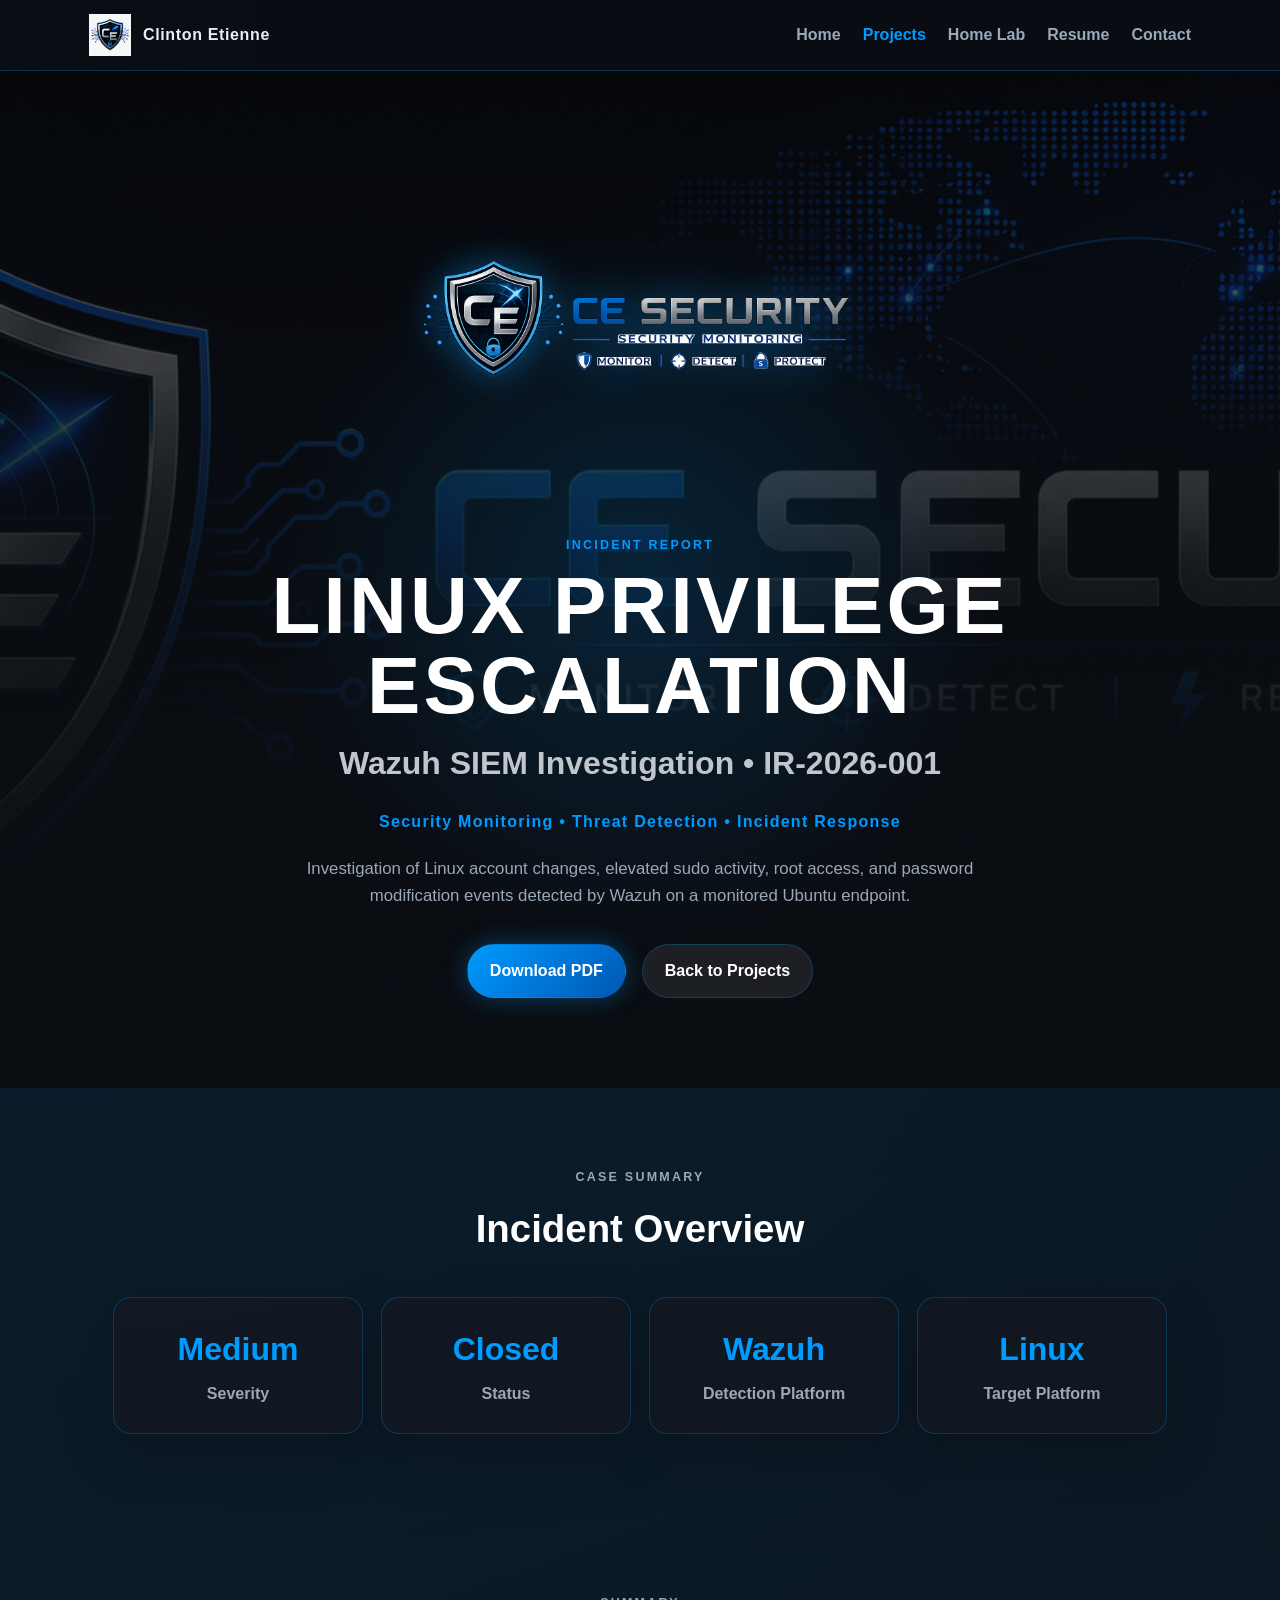
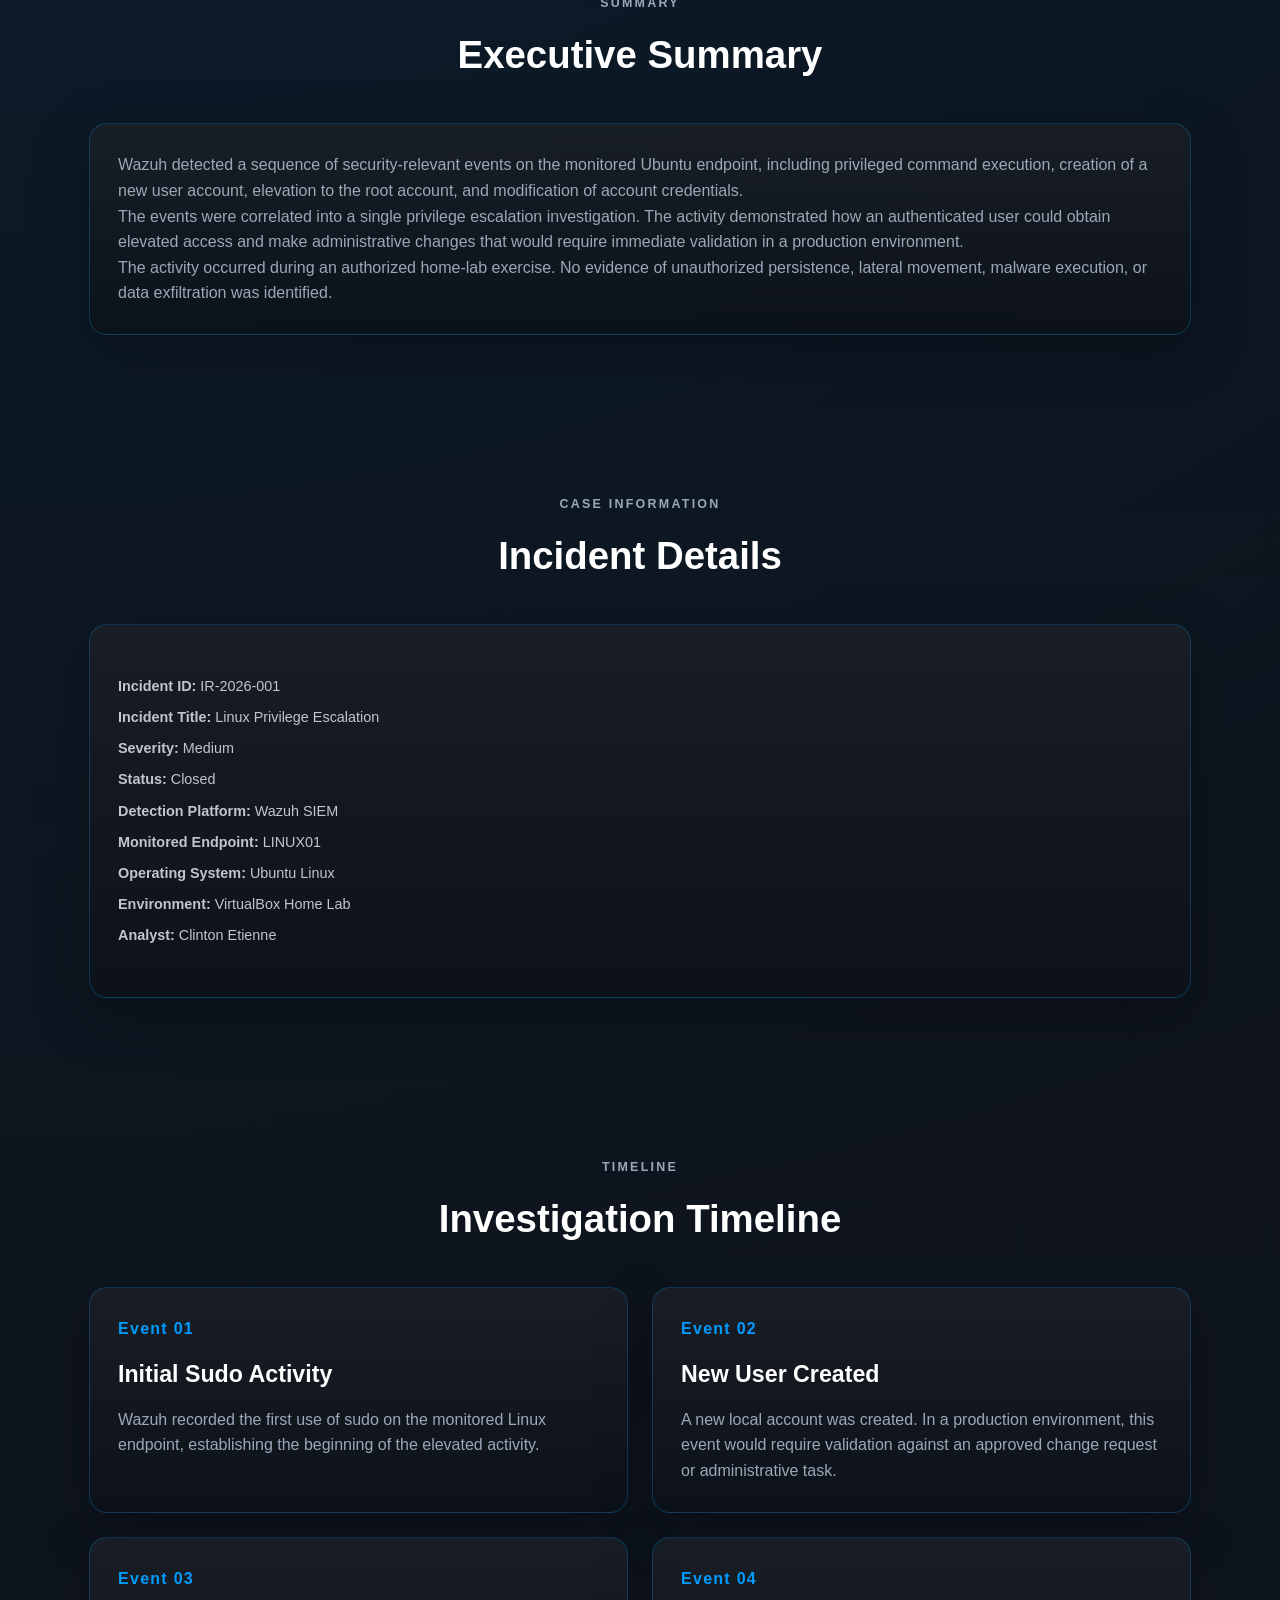
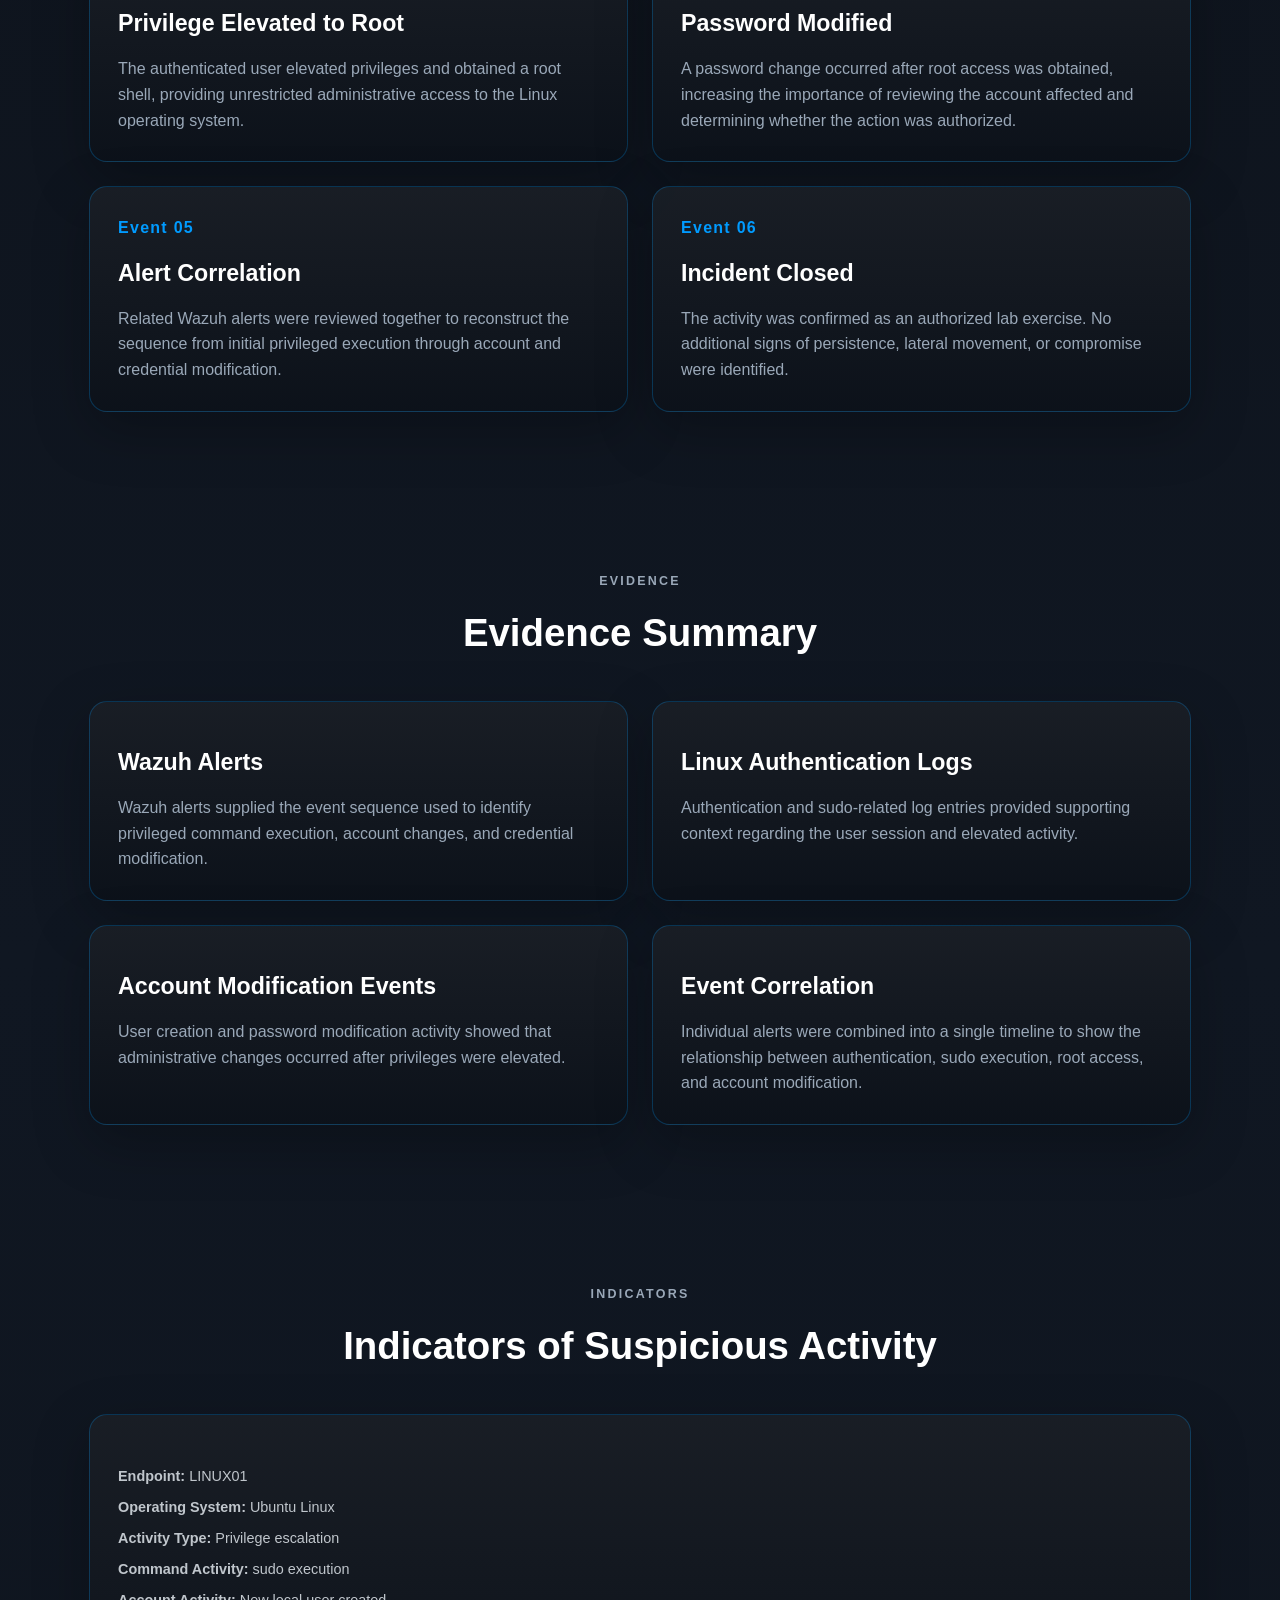
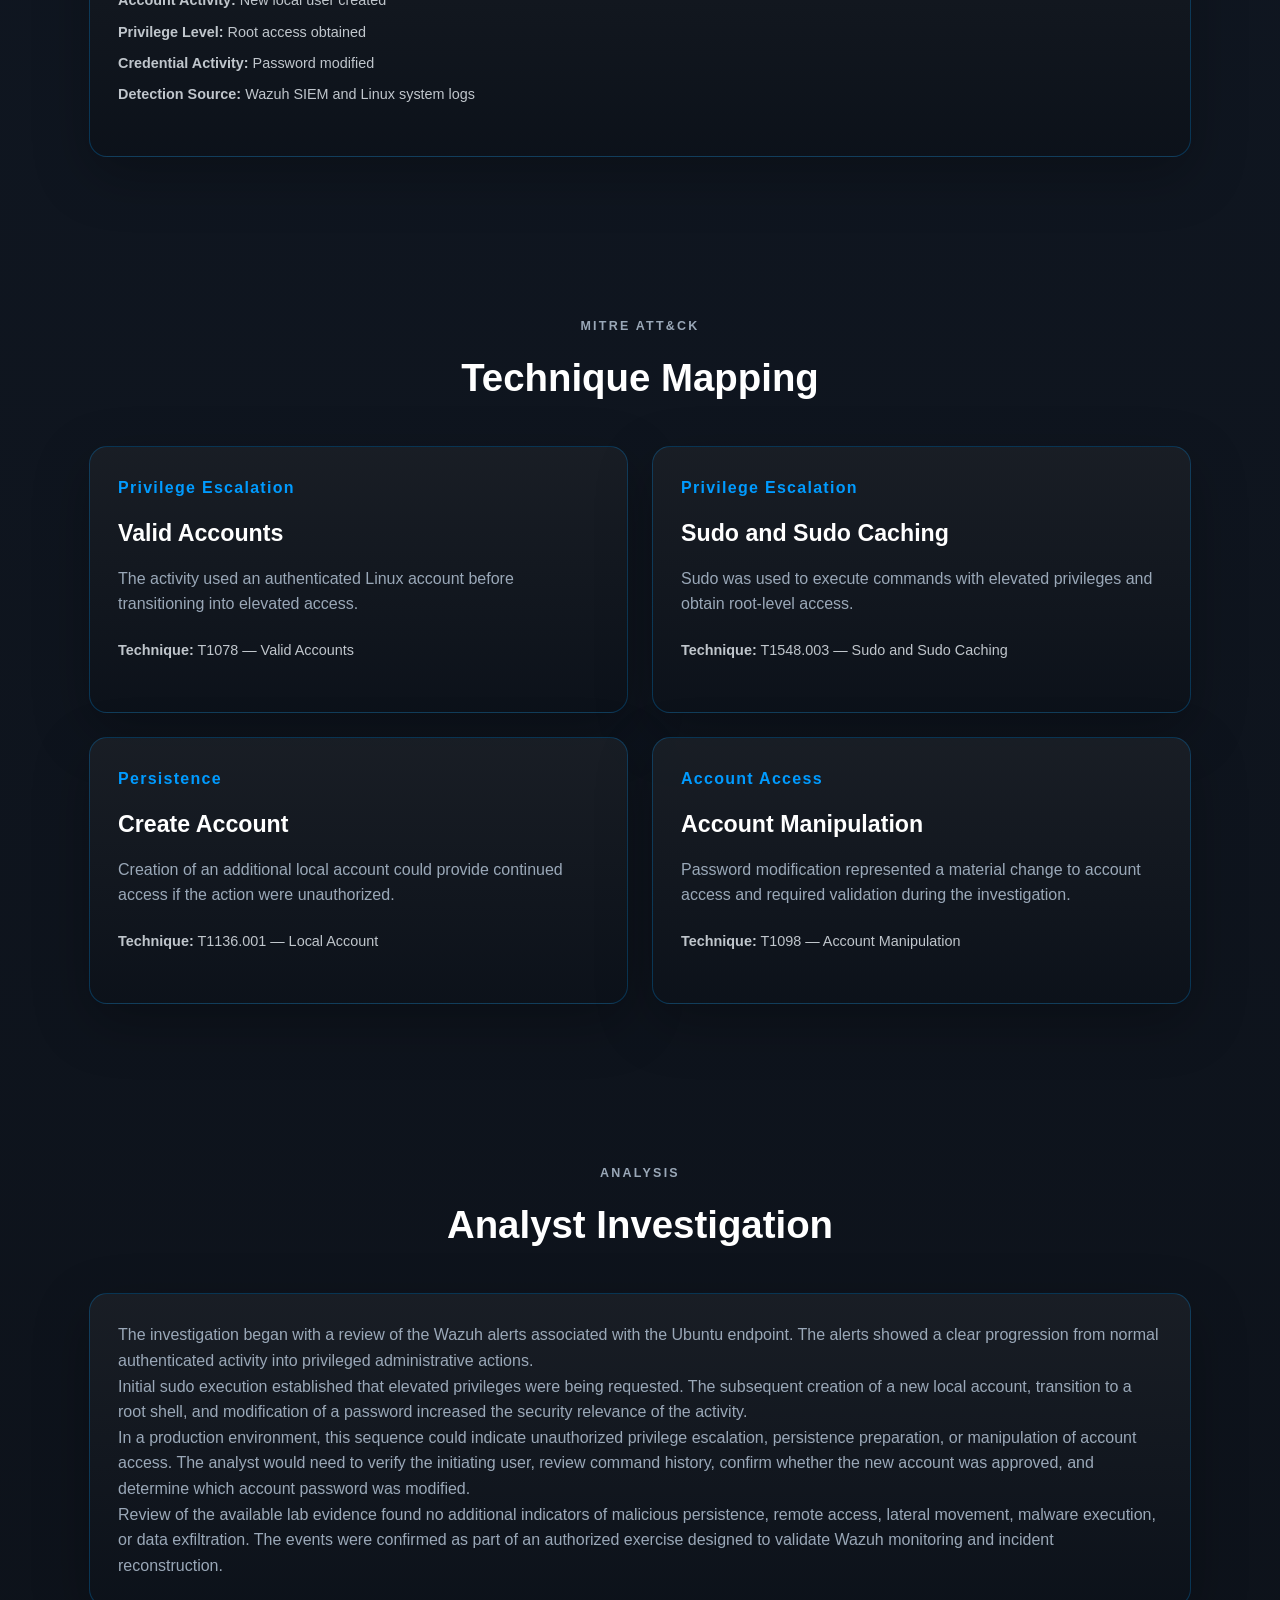
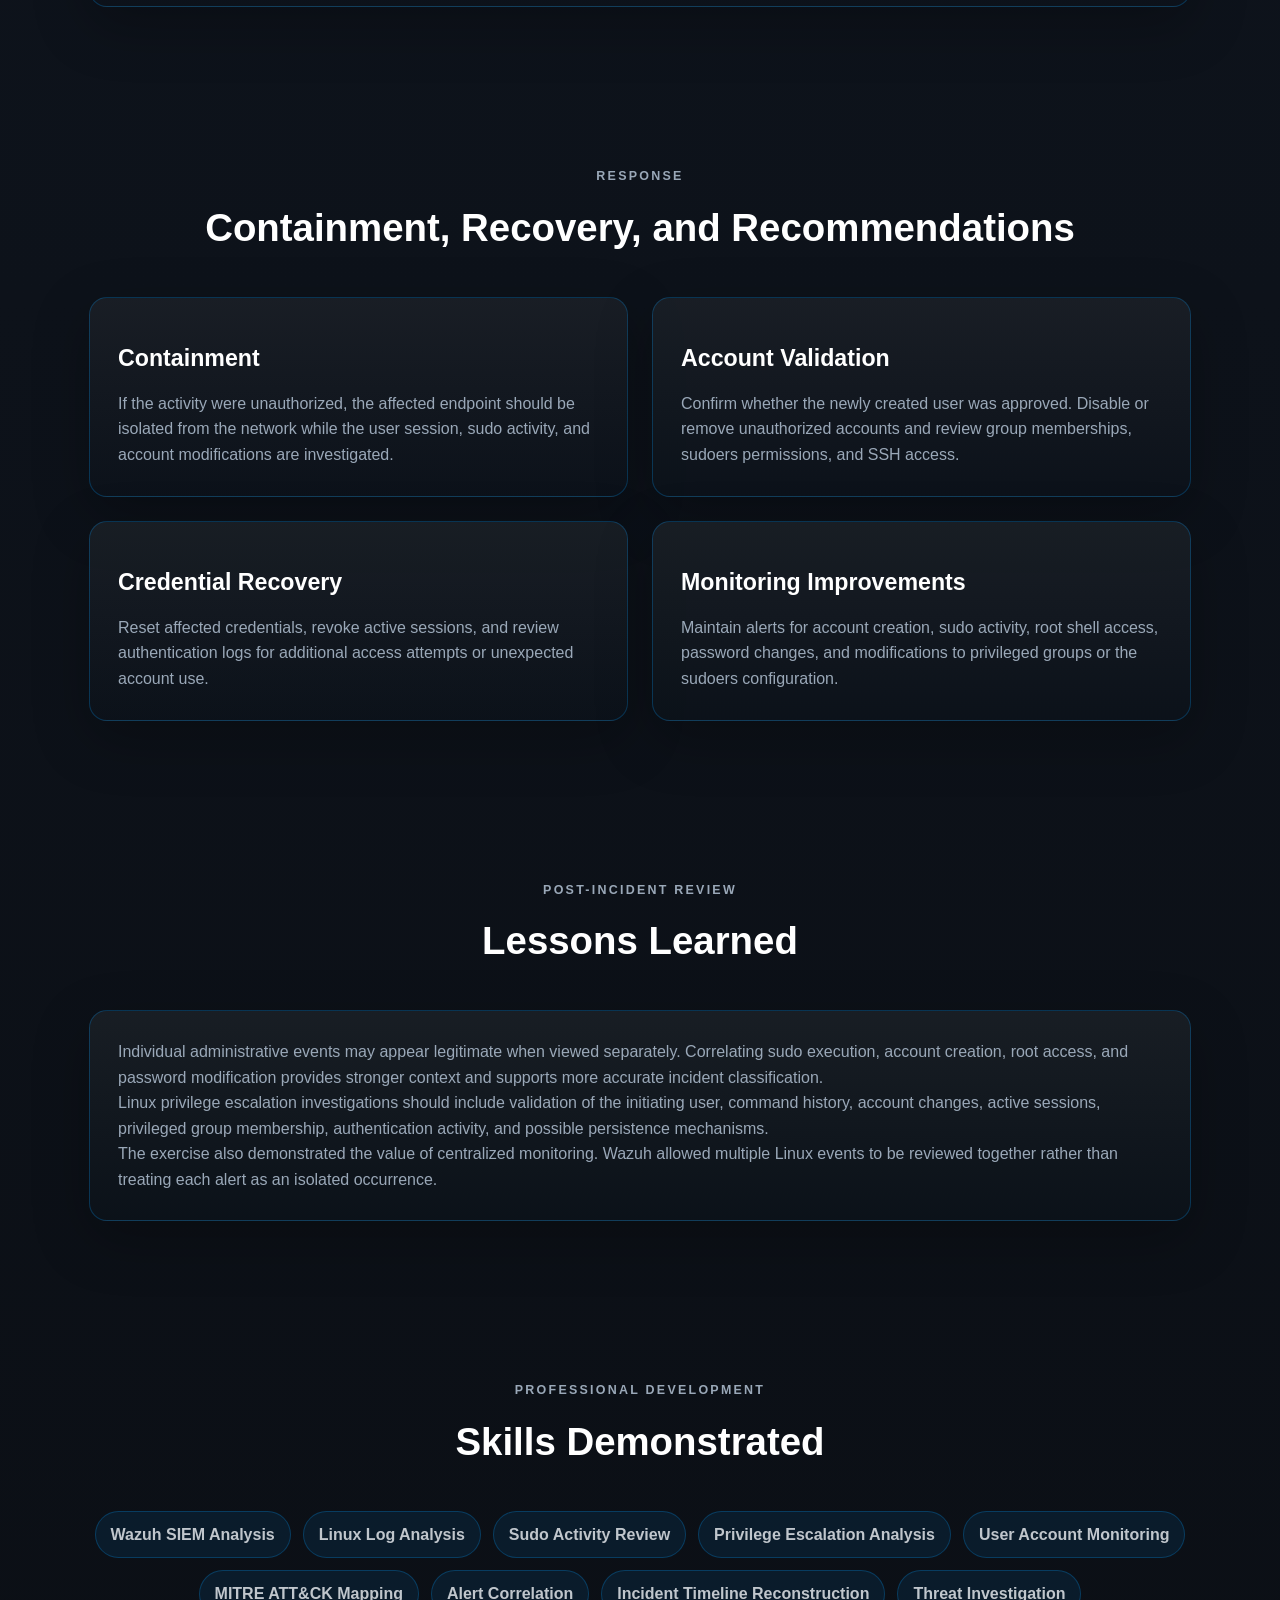
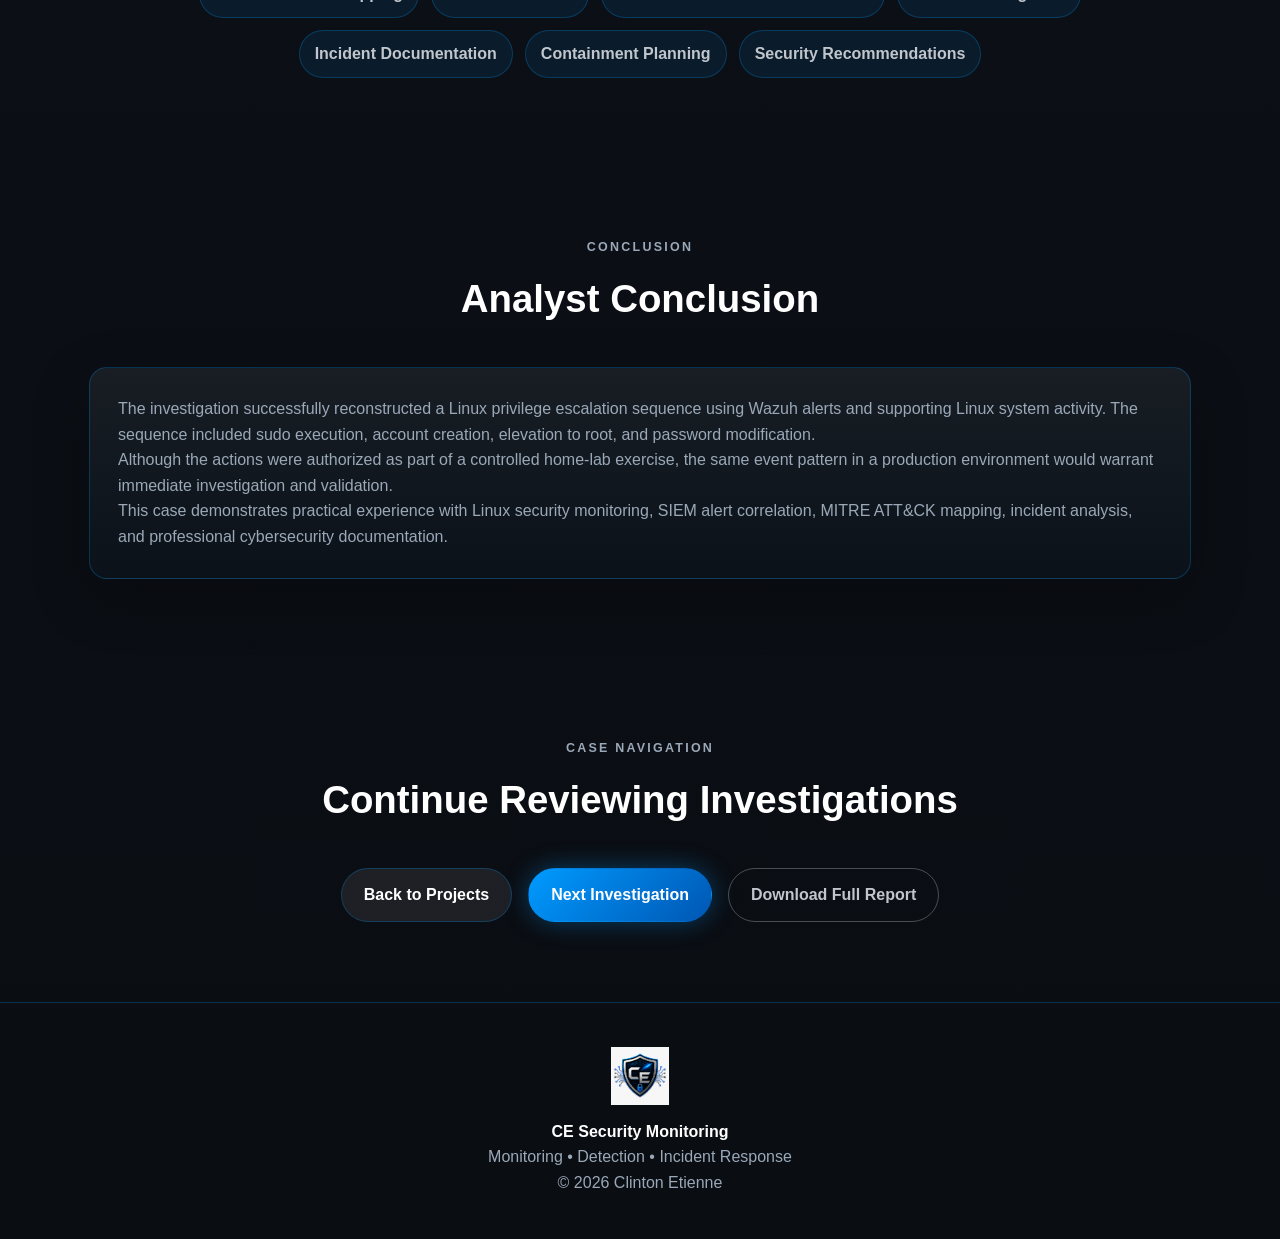
<file: IR-2026-001.html>
<!DOCTYPE html>
<html lang="en">

<head>
<!-- Google Analytics 4 -->
<script async src="https://www.googletagmanager.com/gtag/js?id=G-EGCFJRR2Q1"></script>

<script>
  window.dataLayer = window.dataLayer || [];

  function gtag() {
    dataLayer.push(arguments);
  }

  gtag('js', new Date());
  gtag('config', 'G-EGCFJRR2Q1');
</script>
  
  <meta charset="UTF-8" />
  <meta name="viewport" content="width=device-width, initial-scale=1.0" />

  <meta
    name="description"
    content="Review a Wazuh SIEM investigation of Linux privilege escalation, suspicious account changes, authentication events, MITRE ATT&amp;CK mapping, and response actions."
  />

  <meta name="author" content="Clinton Etienne" />
  <meta
    name="robots"
    content="index, follow, max-image-preview:large, max-snippet:-1, max-video-preview:-1"
  />

  <link rel="canonical" href="https://clinton-etienne.github.io/IR-2026-001.html" />

  <meta property="og:locale" content="en_US" />
  <meta property="og:type" content="article" />
  <meta property="og:site_name" content="Clinton Etienne SOC Analyst Portfolio" />
  <meta property="og:title" content="Linux Privilege Escalation Investigation | Wazuh SIEM" />
  <meta
    property="og:description"
    content="A hands-on SOC investigation of Linux account changes, sudo activity, root access, and password modification events detected by Wazuh SIEM."
  />
  <meta property="og:url" content="https://clinton-etienne.github.io/IR-2026-001.html" />
  <meta
    property="og:image"
    content="https://clinton-etienne.github.io/assets/logo/ce-security-github-banner.png"
  />
  <meta
    property="og:image:alt"
    content="CE Security monitoring, detection, response, and protection banner"
  />
  <meta property="og:image:width" content="1983" />
  <meta property="og:image:height" content="793" />
  <meta property="article:author" content="Clinton Etienne" />
  <meta property="article:modified_time" content="2026-08-27" />

  <meta name="twitter:card" content="summary_large_image" />
  <meta name="twitter:title" content="Linux Privilege Escalation Investigation | Wazuh SIEM" />
  <meta
    name="twitter:description"
    content="A hands-on SOC investigation of Linux account changes, sudo activity, root access, and password modification events detected by Wazuh SIEM."
  />
  <meta
    name="twitter:image"
    content="https://clinton-etienne.github.io/assets/logo/ce-security-github-banner.png"
  />
  <meta
    name="twitter:image:alt"
    content="CE Security monitoring, detection, response, and protection banner"
  />

  <title>Linux Privilege Escalation Investigation | Wazuh SIEM</title>

  <script type="application/ld+json">
  {
    "@context": "https://schema.org",
    "@type": "TechArticle",
    "@id": "https://clinton-etienne.github.io/IR-2026-001.html#article",
    "url": "https://clinton-etienne.github.io/IR-2026-001.html",
    "mainEntityOfPage": "https://clinton-etienne.github.io/IR-2026-001.html",
    "headline": "Linux Privilege Escalation Investigation",
    "alternativeHeadline": "Incident Report IR-2026-001",
    "description": "A Wazuh SIEM investigation of Linux account changes, privilege elevation, root access, authentication events, MITRE ATT&CK mapping, and response actions.",
    "image": "https://clinton-etienne.github.io/assets/logo/ce-security-github-banner.png",
    "dateModified": "2026-08-27",
    "author": {
      "@type": "Person",
      "@id": "https://clinton-etienne.github.io/#clinton-etienne",
      "name": "Clinton Etienne"
    },
    "publisher": {
      "@type": "Person",
      "@id": "https://clinton-etienne.github.io/#clinton-etienne",
      "name": "Clinton Etienne"
    },
    "about": [
      "Wazuh SIEM",
      "Linux privilege escalation",
      "Incident response",
      "Linux authentication logs",
      "MITRE ATT&CK"
    ],
    "breadcrumb": {
      "@type": "BreadcrumbList",
      "itemListElement": [
        {
          "@type": "ListItem",
          "position": 1,
          "name": "Home",
          "item": "https://clinton-etienne.github.io/"
        },
        {
          "@type": "ListItem",
          "position": 2,
          "name": "SOC Analyst Projects",
          "item": "https://clinton-etienne.github.io/projects.html"
        },
        {
          "@type": "ListItem",
          "position": 3,
          "name": "Linux Privilege Escalation Investigation",
          "item": "https://clinton-etienne.github.io/IR-2026-001.html"
        }
      ]
    },
    "inLanguage": "en-US"
  }
  </script>

  <link rel="stylesheet" href="style.css" />
</head>

<body>

  <!-- =====================================================
       SITE HEADER
       ===================================================== -->

  <header class="site-header">
    <nav class="navbar">

      <a href="/" class="nav-brand">
        <img
          src="assets/logo/security-shield.png"
          alt="CE Security Shield"
          class="nav-logo"
        />
        <span>Clinton Etienne</span>
      </a>

      <ul class="nav-links">
        <li>
          <a href="/">Home</a>
        </li>

        <li>
          <a href="projects.html" class="active">Projects</a>
        </li>

        <li>
          <a href="home-lab.html">Home Lab</a>
        </li>

        <li>
          <a
            href="Clinton_Etienne_Resume.pdf"
            target="_blank"
            rel="noopener noreferrer"
          >
            Resume
          </a>
        </li>

        <li>
          <a href="/#contact">Contact</a>
        </li>
      </ul>

    </nav>
  </header>


  <main>

    <!-- =====================================================
         REPORT HERO
         ===================================================== -->

    <section class="hero v4-hero">
      <div class="hero-overlay"></div>

      <div class="hero-content">

        <img
          src="assets/logo/ce-security-logo.png"
          alt="CE Security Monitoring"
          class="hero-logo"
        />

        <p class="eyebrow">Incident Report</p>

        <h1>Linux Privilege Escalation</h1>

        <h2>Wazuh SIEM Investigation • IR-2026-001</h2>

        <p class="hero-tagline">
          Security Monitoring • Threat Detection • Incident Response
        </p>

        <p class="hero-summary">
          Investigation of Linux account changes, elevated sudo activity,
          root access, and password modification events detected by Wazuh
          on a monitored Ubuntu endpoint.
        </p>

        <div class="hero-buttons">

          <a
            href="assets/reports/IR-2026-001_Linux_Privilege_Escalation_CE_Security.pdf"
            class="btn primary-btn"
            target="_blank"
            rel="noopener noreferrer"
          >
            Download PDF
          </a>

          <a href="projects.html" class="btn secondary-btn">
            Back to Projects
          </a>

        </div>
      </div>
    </section>


    <!-- =====================================================
         INCIDENT OVERVIEW
         ===================================================== -->

    <section class="soc-overview section">

      <div class="section-header">
        <p class="eyebrow">Case Summary</p>
        <h2>Incident Overview</h2>
      </div>

      <div class="stats-section">

        <div class="stat-card">
          <h3>Medium</h3>
          <p>Severity</p>
        </div>

        <div class="stat-card">
          <h3>Closed</h3>
          <p>Status</p>
        </div>

        <div class="stat-card">
          <h3>Wazuh</h3>
          <p>Detection Platform</p>
        </div>

        <div class="stat-card">
          <h3>Linux</h3>
          <p>Target Platform</p>
        </div>

      </div>
    </section>


    <!-- =====================================================
         EXECUTIVE SUMMARY
         ===================================================== -->

    <section class="section">

      <div class="section-header">
        <p class="eyebrow">Summary</p>
        <h2>Executive Summary</h2>
      </div>

      <article class="project-card">

        <p>
          Wazuh detected a sequence of security-relevant events on the
          monitored Ubuntu endpoint, including privileged command execution,
          creation of a new user account, elevation to the root account, and
          modification of account credentials.
        </p>

        <p>
          The events were correlated into a single privilege escalation
          investigation. The activity demonstrated how an authenticated user
          could obtain elevated access and make administrative changes that
          would require immediate validation in a production environment.
        </p>

        <p>
          The activity occurred during an authorized home-lab exercise. No
          evidence of unauthorized persistence, lateral movement, malware
          execution, or data exfiltration was identified.
        </p>

      </article>
    </section>


    <!-- =====================================================
         INCIDENT DETAILS
         ===================================================== -->

    <section class="section">

      <div class="section-header">
        <p class="eyebrow">Case Information</p>
        <h2>Incident Details</h2>
      </div>

      <article class="project-card">

        <div class="card-meta">
          <span>
            <strong>Incident ID:</strong>
            IR-2026-001
          </span>

          <span>
            <strong>Incident Title:</strong>
            Linux Privilege Escalation
          </span>

          <span>
            <strong>Severity:</strong>
            Medium
          </span>

          <span>
            <strong>Status:</strong>
            Closed
          </span>

          <span>
            <strong>Detection Platform:</strong>
            Wazuh SIEM
          </span>

          <span>
            <strong>Monitored Endpoint:</strong>
            LINUX01
          </span>

          <span>
            <strong>Operating System:</strong>
            Ubuntu Linux
          </span>

          <span>
            <strong>Environment:</strong>
            VirtualBox Home Lab
          </span>

          <span>
            <strong>Analyst:</strong>
            Clinton Etienne
          </span>
        </div>

      </article>
    </section>


    <!-- =====================================================
         INVESTIGATION TIMELINE
         ===================================================== -->

    <section class="section">

      <div class="section-header">
        <p class="eyebrow">Timeline</p>
        <h2>Investigation Timeline</h2>
      </div>

      <div class="project-grid">

        <article class="project-card">
          <span class="incident-id">Event 01</span>
          <h3>Initial Sudo Activity</h3>

          <p>
            Wazuh recorded the first use of sudo on the monitored Linux
            endpoint, establishing the beginning of the elevated activity.
          </p>
        </article>


        <article class="project-card">
          <span class="incident-id">Event 02</span>
          <h3>New User Created</h3>

          <p>
            A new local account was created. In a production environment,
            this event would require validation against an approved change
            request or administrative task.
          </p>
        </article>


        <article class="project-card">
          <span class="incident-id">Event 03</span>
          <h3>Privilege Elevated to Root</h3>

          <p>
            The authenticated user elevated privileges and obtained a root
            shell, providing unrestricted administrative access to the Linux
            operating system.
          </p>
        </article>


        <article class="project-card">
          <span class="incident-id">Event 04</span>
          <h3>Password Modified</h3>

          <p>
            A password change occurred after root access was obtained,
            increasing the importance of reviewing the account affected and
            determining whether the action was authorized.
          </p>
        </article>


        <article class="project-card">
          <span class="incident-id">Event 05</span>
          <h3>Alert Correlation</h3>

          <p>
            Related Wazuh alerts were reviewed together to reconstruct the
            sequence from initial privileged execution through account and
            credential modification.
          </p>
        </article>


        <article class="project-card">
          <span class="incident-id">Event 06</span>
          <h3>Incident Closed</h3>

          <p>
            The activity was confirmed as an authorized lab exercise. No
            additional signs of persistence, lateral movement, or compromise
            were identified.
          </p>
        </article>

      </div>
    </section>


    <!-- =====================================================
         EVIDENCE SUMMARY
         ===================================================== -->

    <section class="section">

      <div class="section-header">
        <p class="eyebrow">Evidence</p>
        <h2>Evidence Summary</h2>
      </div>

      <div class="project-grid">

        <article class="project-card">
          <h3>Wazuh Alerts</h3>

          <p>
            Wazuh alerts supplied the event sequence used to identify
            privileged command execution, account changes, and credential
            modification.
          </p>
        </article>


        <article class="project-card">
          <h3>Linux Authentication Logs</h3>

          <p>
            Authentication and sudo-related log entries provided supporting
            context regarding the user session and elevated activity.
          </p>
        </article>


        <article class="project-card">
          <h3>Account Modification Events</h3>

          <p>
            User creation and password modification activity showed that
            administrative changes occurred after privileges were elevated.
          </p>
        </article>


        <article class="project-card">
          <h3>Event Correlation</h3>

          <p>
            Individual alerts were combined into a single timeline to show
            the relationship between authentication, sudo execution, root
            access, and account modification.
          </p>
        </article>

      </div>
    </section>


    <!-- =====================================================
         INDICATORS OF ACTIVITY
         ===================================================== -->

    <section class="section">

      <div class="section-header">
        <p class="eyebrow">Indicators</p>
        <h2>Indicators of Suspicious Activity</h2>
      </div>

      <article class="project-card">

        <div class="card-meta">

          <span>
            <strong>Endpoint:</strong>
            LINUX01
          </span>

          <span>
            <strong>Operating System:</strong>
            Ubuntu Linux
          </span>

          <span>
            <strong>Activity Type:</strong>
            Privilege escalation
          </span>

          <span>
            <strong>Command Activity:</strong>
            sudo execution
          </span>

          <span>
            <strong>Account Activity:</strong>
            New local user created
          </span>

          <span>
            <strong>Privilege Level:</strong>
            Root access obtained
          </span>

          <span>
            <strong>Credential Activity:</strong>
            Password modified
          </span>

          <span>
            <strong>Detection Source:</strong>
            Wazuh SIEM and Linux system logs
          </span>

        </div>

      </article>
    </section>


    <!-- =====================================================
         MITRE ATT&amp;CK
         ===================================================== -->

    <section class="section">

      <div class="section-header">
        <p class="eyebrow">MITRE ATT&amp;CK</p>
        <h2>Technique Mapping</h2>
      </div>

      <div class="project-grid">

        <article class="project-card">
          <span class="incident-id">Privilege Escalation</span>
          <h3>Valid Accounts</h3>

          <p>
            The activity used an authenticated Linux account before
            transitioning into elevated access.
          </p>

          <div class="card-meta">
            <span>
              <strong>Technique:</strong>
              T1078 — Valid Accounts
            </span>
          </div>
        </article>


        <article class="project-card">
          <span class="incident-id">Privilege Escalation</span>
          <h3>Sudo and Sudo Caching</h3>

          <p>
            Sudo was used to execute commands with elevated privileges and
            obtain root-level access.
          </p>

          <div class="card-meta">
            <span>
              <strong>Technique:</strong>
              T1548.003 — Sudo and Sudo Caching
            </span>
          </div>
        </article>


        <article class="project-card">
          <span class="incident-id">Persistence</span>
          <h3>Create Account</h3>

          <p>
            Creation of an additional local account could provide continued
            access if the action were unauthorized.
          </p>

          <div class="card-meta">
            <span>
              <strong>Technique:</strong>
              T1136.001 — Local Account
            </span>
          </div>
        </article>


        <article class="project-card">
          <span class="incident-id">Account Access</span>
          <h3>Account Manipulation</h3>

          <p>
            Password modification represented a material change to account
            access and required validation during the investigation.
          </p>

          <div class="card-meta">
            <span>
              <strong>Technique:</strong>
              T1098 — Account Manipulation
            </span>
          </div>
        </article>

      </div>
    </section>


    <!-- =====================================================
         ANALYST INVESTIGATION
         ===================================================== -->

    <section class="section">

      <div class="section-header">
        <p class="eyebrow">Analysis</p>
        <h2>Analyst Investigation</h2>
      </div>

      <article class="project-card">

        <p>
          The investigation began with a review of the Wazuh alerts associated
          with the Ubuntu endpoint. The alerts showed a clear progression from
          normal authenticated activity into privileged administrative
          actions.
        </p>

        <p>
          Initial sudo execution established that elevated privileges were
          being requested. The subsequent creation of a new local account,
          transition to a root shell, and modification of a password increased
          the security relevance of the activity.
        </p>

        <p>
          In a production environment, this sequence could indicate
          unauthorized privilege escalation, persistence preparation, or
          manipulation of account access. The analyst would need to verify the
          initiating user, review command history, confirm whether the new
          account was approved, and determine which account password was
          modified.
        </p>

        <p>
          Review of the available lab evidence found no additional indicators
          of malicious persistence, remote access, lateral movement, malware
          execution, or data exfiltration. The events were confirmed as part of
          an authorized exercise designed to validate Wazuh monitoring and
          incident reconstruction.
        </p>

      </article>
    </section>


    <!-- =====================================================
         RESPONSE ACTIONS
         ===================================================== -->

    <section class="section">

      <div class="section-header">
        <p class="eyebrow">Response</p>
        <h2>Containment, Recovery, and Recommendations</h2>
      </div>

      <div class="project-grid">

        <article class="project-card">
          <h3>Containment</h3>

          <p>
            If the activity were unauthorized, the affected endpoint should
            be isolated from the network while the user session, sudo
            activity, and account modifications are investigated.
          </p>
        </article>


        <article class="project-card">
          <h3>Account Validation</h3>

          <p>
            Confirm whether the newly created user was approved. Disable or
            remove unauthorized accounts and review group memberships,
            sudoers permissions, and SSH access.
          </p>
        </article>


        <article class="project-card">
          <h3>Credential Recovery</h3>

          <p>
            Reset affected credentials, revoke active sessions, and review
            authentication logs for additional access attempts or unexpected
            account use.
          </p>
        </article>


        <article class="project-card">
          <h3>Monitoring Improvements</h3>

          <p>
            Maintain alerts for account creation, sudo activity, root shell
            access, password changes, and modifications to privileged groups
            or the sudoers configuration.
          </p>
        </article>

      </div>
    </section>


    <!-- =====================================================
         LESSONS LEARNED
         ===================================================== -->

    <section class="section">

      <div class="section-header">
        <p class="eyebrow">Post-Incident Review</p>
        <h2>Lessons Learned</h2>
      </div>

      <article class="project-card">

        <p>
          Individual administrative events may appear legitimate when viewed
          separately. Correlating sudo execution, account creation, root
          access, and password modification provides stronger context and
          supports more accurate incident classification.
        </p>

        <p>
          Linux privilege escalation investigations should include validation
          of the initiating user, command history, account changes, active
          sessions, privileged group membership, authentication activity, and
          possible persistence mechanisms.
        </p>

        <p>
          The exercise also demonstrated the value of centralized monitoring.
          Wazuh allowed multiple Linux events to be reviewed together rather
          than treating each alert as an isolated occurrence.
        </p>

      </article>
    </section>


    <!-- =====================================================
         SKILLS DEMONSTRATED
         ===================================================== -->

    <section class="section skills-section">

      <div class="section-header">
        <p class="eyebrow">Professional Development</p>
        <h2>Skills Demonstrated</h2>
      </div>

      <div class="skills-grid">
        <span>Wazuh SIEM Analysis</span>
        <span>Linux Log Analysis</span>
        <span>Sudo Activity Review</span>
        <span>Privilege Escalation Analysis</span>
        <span>User Account Monitoring</span>
        <span>MITRE ATT&amp;CK Mapping</span>
        <span>Alert Correlation</span>
        <span>Incident Timeline Reconstruction</span>
        <span>Threat Investigation</span>
        <span>Incident Documentation</span>
        <span>Containment Planning</span>
        <span>Security Recommendations</span>
      </div>

    </section>


    <!-- =====================================================
         ANALYST CONCLUSION
         ===================================================== -->

    <section class="section">

      <div class="section-header">
        <p class="eyebrow">Conclusion</p>
        <h2>Analyst Conclusion</h2>
      </div>

      <article class="project-card">

        <p>
          The investigation successfully reconstructed a Linux privilege
          escalation sequence using Wazuh alerts and supporting Linux system
          activity. The sequence included sudo execution, account creation,
          elevation to root, and password modification.
        </p>

        <p>
          Although the actions were authorized as part of a controlled home-lab
          exercise, the same event pattern in a production environment would
          warrant immediate investigation and validation.
        </p>

        <p>
          This case demonstrates practical experience with Linux security
          monitoring, SIEM alert correlation, MITRE ATT&amp;CK mapping,
          incident analysis, and professional cybersecurity documentation.
        </p>

      </article>
    </section>


    <!-- =====================================================
         REPORT NAVIGATION
         ===================================================== -->

    <section class="section">

      <div class="section-header">
        <p class="eyebrow">Case Navigation</p>
        <h2>Continue Reviewing Investigations</h2>
      </div>

      <div class="hero-buttons">

        <a href="projects.html" class="btn secondary-btn">
          Back to Projects
        </a>

        <a
          href="IR-2026_002_SSH_Brute_Force.html"
          class="btn primary-btn"
        >
          Next Investigation
        </a>

        <a
          href="assets/reports/IR-2026-001_Linux_Privilege_Escalation_CE_Security.pdf"
          class="btn ghost-btn"
          target="_blank"
          rel="noopener noreferrer"
        >
          Download Full Report
        </a>

      </div>
    </section>

  </main>


  <!-- =====================================================
       FOOTER
       ===================================================== -->

  <footer class="site-footer">

    <img
      src="assets/logo/security-shield.png"
      alt="CE Security Shield"
      class="footer-logo"
    />

    <p>
      <strong>CE Security Monitoring</strong>
    </p>

    <p>
      Monitoring • Detection • Incident Response
    </p>

    <p>
      © 2026 Clinton Etienne
    </p>

  </footer>
<script src="analytics-events.js"></script>
</body>
</html>
</file>
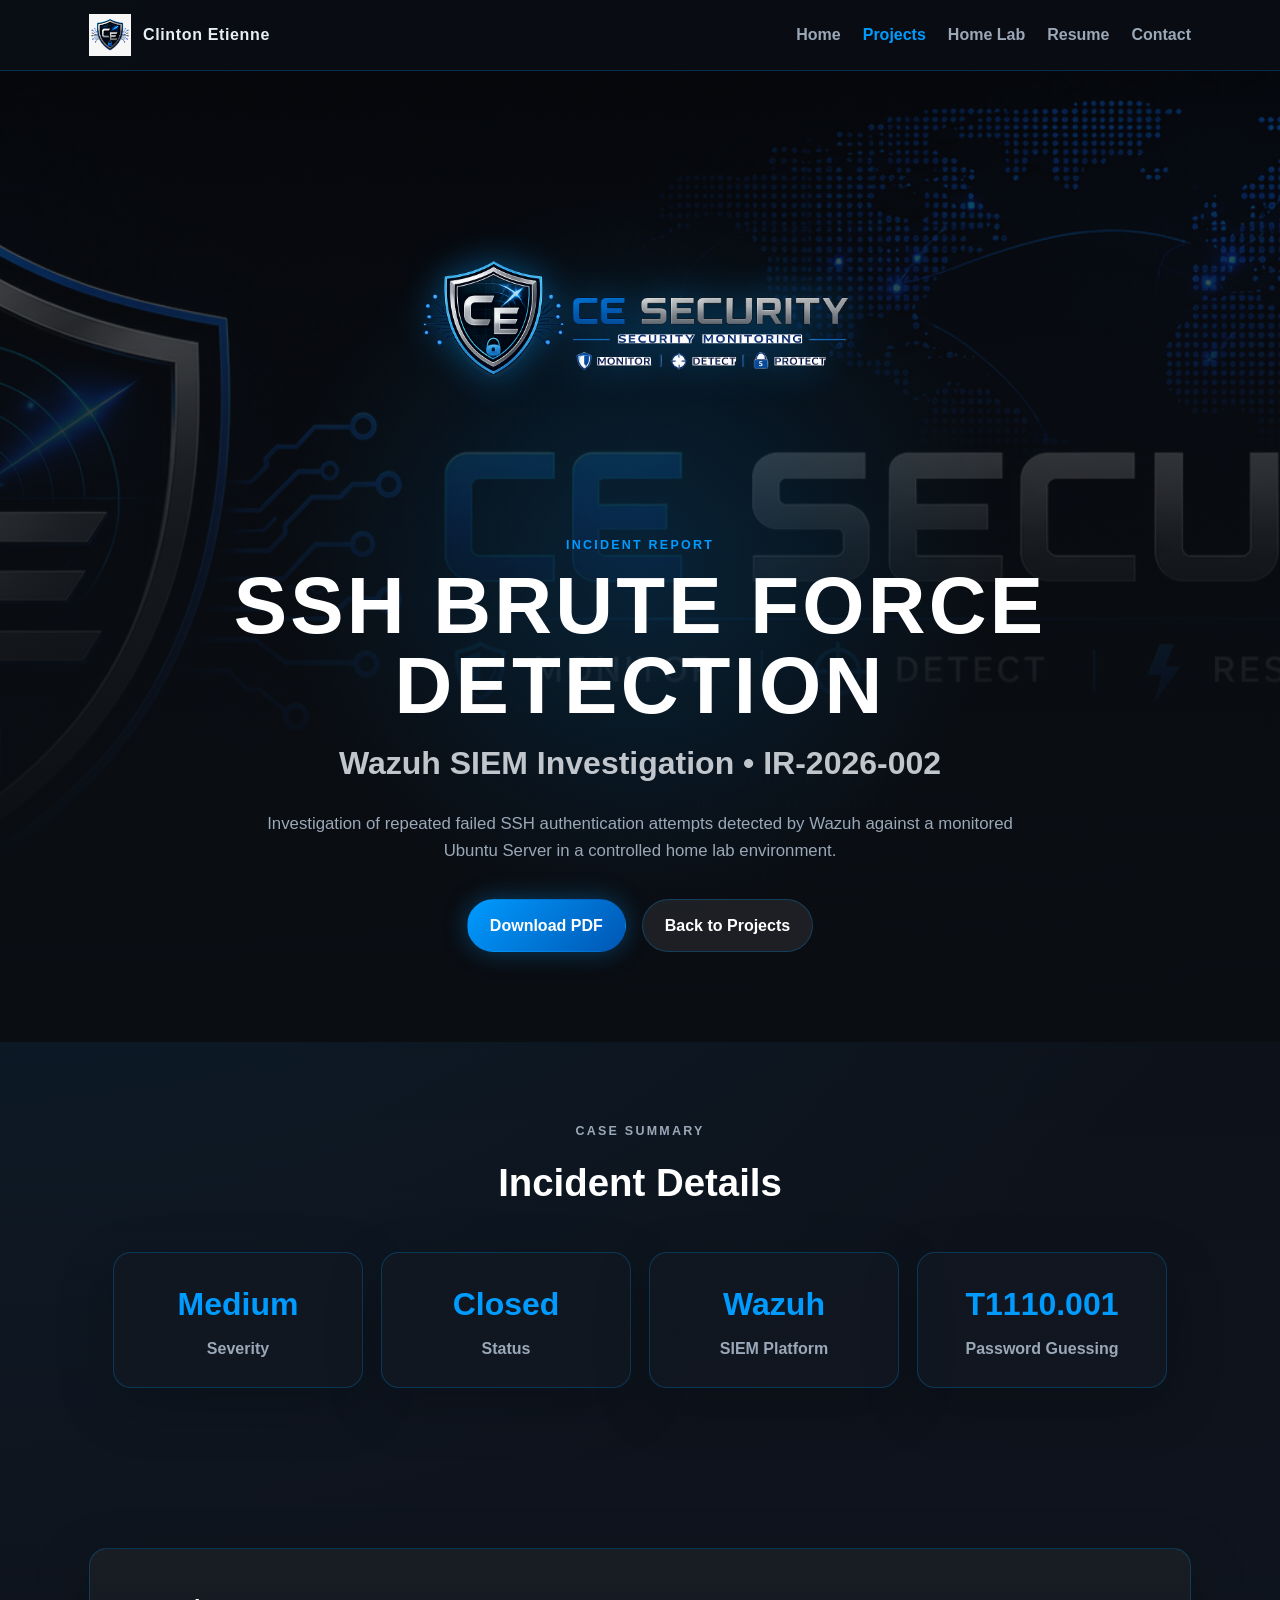
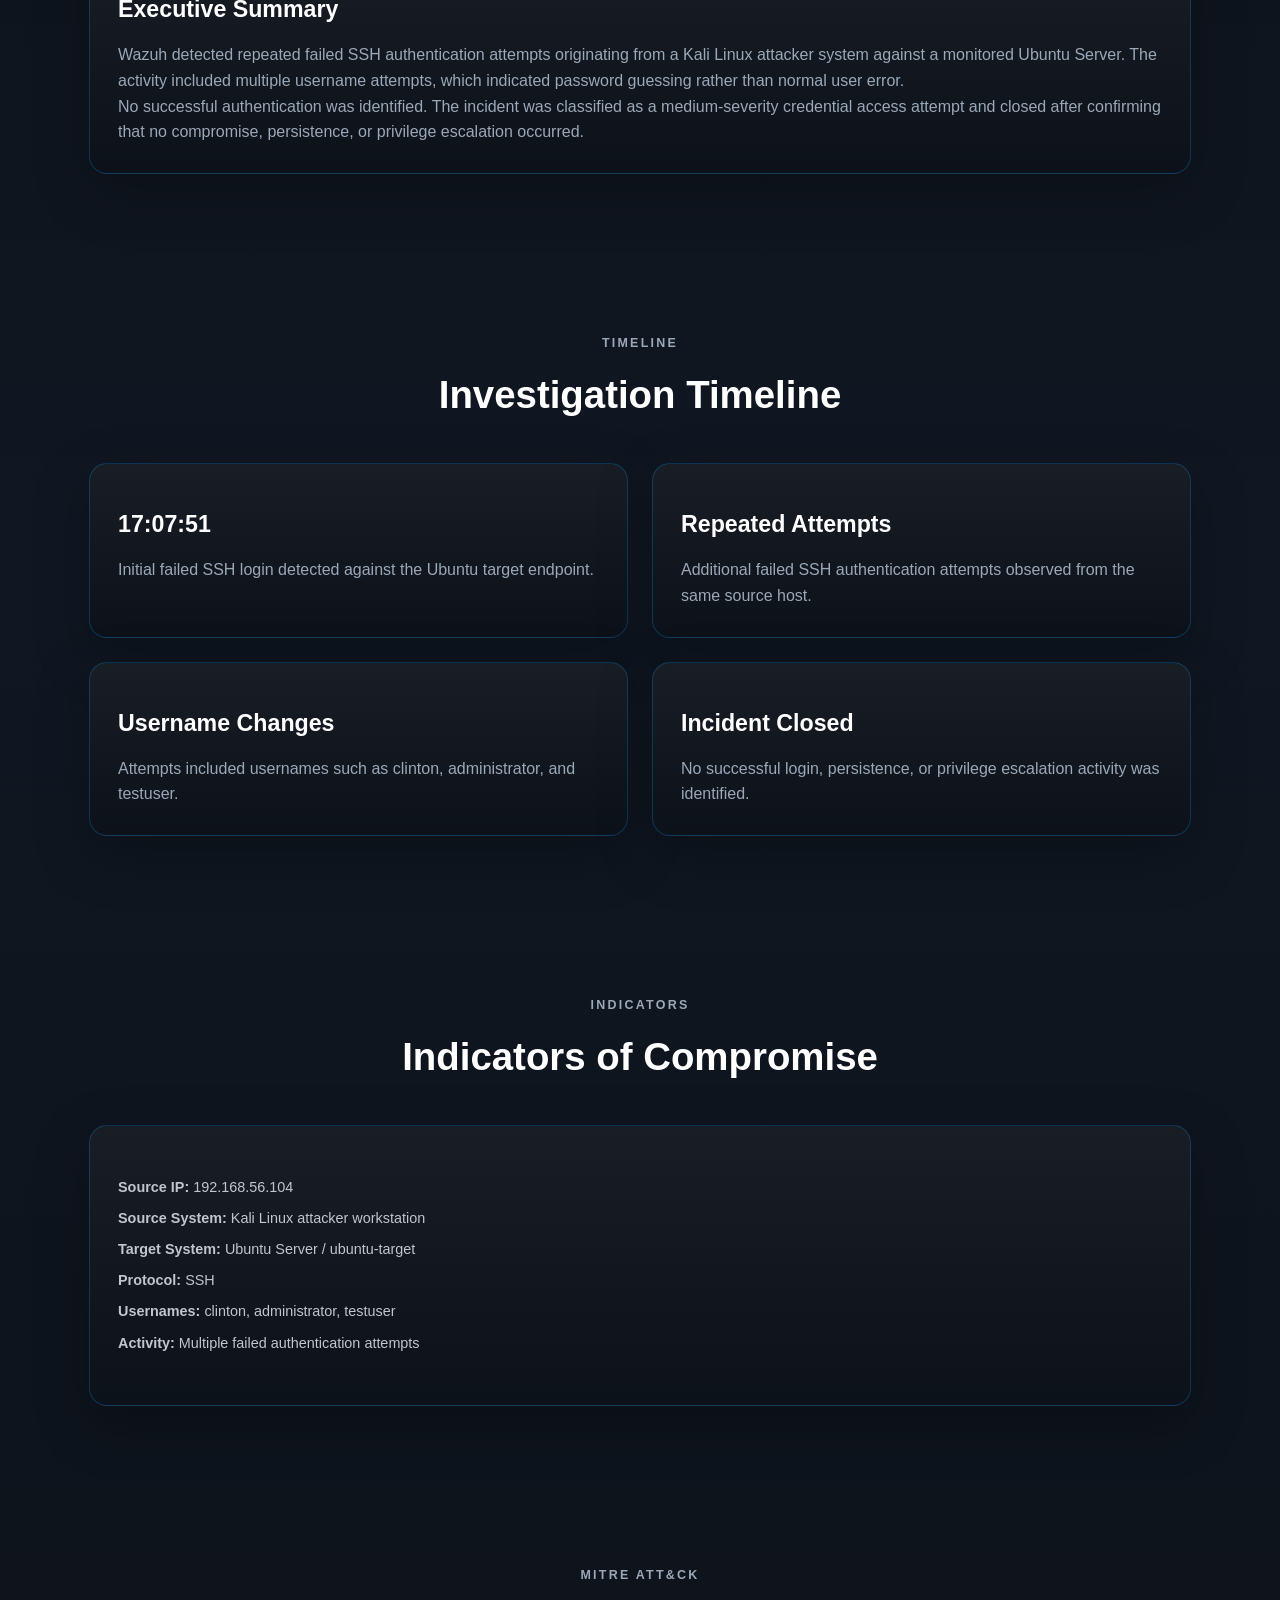
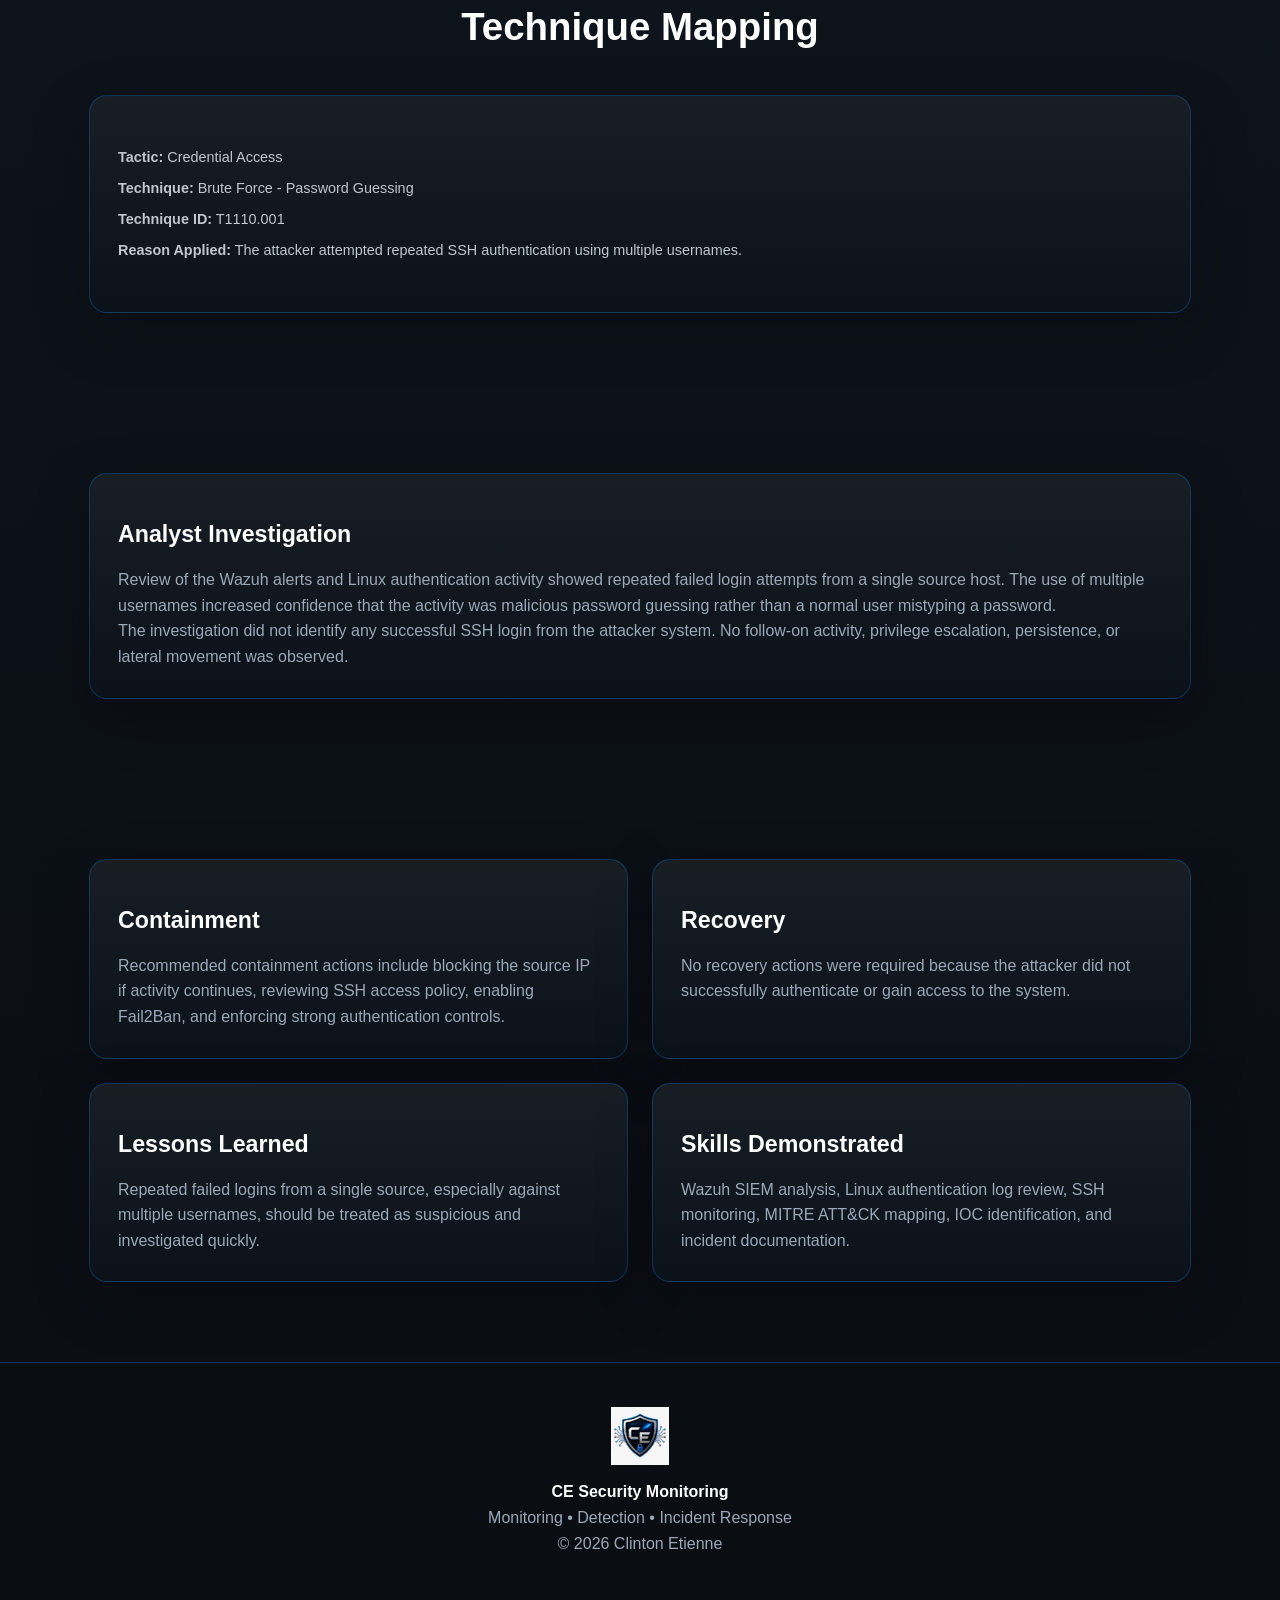
<file: IR-2026_002_SSH_Brute_Force.html>
<!DOCTYPE html>
<html lang="en">

<head>
<!-- Google Analytics 4 -->
<script async src="https://www.googletagmanager.com/gtag/js?id=G-EGCFJRR2Q1"></script>

<script>
  window.dataLayer = window.dataLayer || [];

  function gtag() {
    dataLayer.push(arguments);
  }

  gtag('js', new Date());
  gtag('config', 'G-EGCFJRR2Q1');
</script>
  
  <meta charset="UTF-8" />
  <meta name="viewport" content="width=device-width, initial-scale=1.0" />

  <meta
    name="description"
    content="Review a Wazuh SIEM investigation of repeated SSH brute-force attempts from Kali Linux against an Ubuntu server, including evidence and response actions."
  />
  <meta name="author" content="Clinton Etienne" />
  <meta
    name="robots"
    content="index, follow, max-image-preview:large, max-snippet:-1, max-video-preview:-1"
  />

  <link
    rel="canonical"
    href="https://clinton-etienne.github.io/IR-2026_002_SSH_Brute_Force.html"
  />

  <meta property="og:locale" content="en_US" />
  <meta property="og:type" content="article" />
  <meta property="og:site_name" content="Clinton Etienne SOC Analyst Portfolio" />
  <meta property="og:title" content="SSH Brute Force Investigation | Wazuh SIEM" />
  <meta
    property="og:description"
    content="A hands-on SOC investigation of repeated SSH password-guessing attempts from Kali Linux against an Ubuntu server monitored by Wazuh SIEM."
  />
  <meta
    property="og:url"
    content="https://clinton-etienne.github.io/IR-2026_002_SSH_Brute_Force.html"
  />
  <meta
    property="og:image"
    content="https://clinton-etienne.github.io/assets/logo/ce-security-github-banner.png"
  />
  <meta
    property="og:image:alt"
    content="CE Security monitoring, detection, response, and protection banner"
  />
  <meta property="og:image:width" content="1983" />
  <meta property="og:image:height" content="793" />
  <meta property="article:author" content="Clinton Etienne" />
  <meta property="article:modified_time" content="2026-08-27" />

  <meta name="twitter:card" content="summary_large_image" />
  <meta name="twitter:title" content="SSH Brute Force Investigation | Wazuh SIEM" />
  <meta
    name="twitter:description"
    content="A hands-on SOC investigation of repeated SSH password-guessing attempts from Kali Linux against an Ubuntu server monitored by Wazuh SIEM."
  />
  <meta
    name="twitter:image"
    content="https://clinton-etienne.github.io/assets/logo/ce-security-github-banner.png"
  />
  <meta
    name="twitter:image:alt"
    content="CE Security monitoring, detection, response, and protection banner"
  />

  <title>SSH Brute Force Investigation | Wazuh SIEM</title>

  <script type="application/ld+json">
  {
    "@context": "https://schema.org",
    "@type": "TechArticle",
    "@id": "https://clinton-etienne.github.io/IR-2026_002_SSH_Brute_Force.html#article",
    "url": "https://clinton-etienne.github.io/IR-2026_002_SSH_Brute_Force.html",
    "mainEntityOfPage": "https://clinton-etienne.github.io/IR-2026_002_SSH_Brute_Force.html",
    "headline": "SSH Brute Force Investigation",
    "alternativeHeadline": "Incident Report IR-2026-002",
    "description": "A Wazuh SIEM investigation of repeated SSH password-guessing attempts from Kali Linux against a monitored Ubuntu server, including evidence, MITRE ATT&CK mapping, and response actions.",
    "image": "https://clinton-etienne.github.io/assets/logo/ce-security-github-banner.png",
    "dateModified": "2026-08-27",
    "author": {
      "@type": "Person",
      "@id": "https://clinton-etienne.github.io/#clinton-etienne",
      "name": "Clinton Etienne"
    },
    "publisher": {
      "@type": "Person",
      "@id": "https://clinton-etienne.github.io/#clinton-etienne",
      "name": "Clinton Etienne"
    },
    "about": [
      "Wazuh SIEM",
      "SSH brute force",
      "Password guessing",
      "Linux authentication logs",
      "MITRE ATT&CK T1110.001",
      "Incident response"
    ],
    "breadcrumb": {
      "@type": "BreadcrumbList",
      "itemListElement": [
        {
          "@type": "ListItem",
          "position": 1,
          "name": "Home",
          "item": "https://clinton-etienne.github.io/"
        },
        {
          "@type": "ListItem",
          "position": 2,
          "name": "SOC Analyst Projects",
          "item": "https://clinton-etienne.github.io/projects.html"
        },
        {
          "@type": "ListItem",
          "position": 3,
          "name": "SSH Brute Force Investigation",
          "item": "https://clinton-etienne.github.io/IR-2026_002_SSH_Brute_Force.html"
        }
      ]
    },
    "inLanguage": "en-US"
  }
  </script>

  <link rel="stylesheet" href="style.css" />
</head>

<body>
  <header class="site-header">
    <nav class="navbar">
      <a href="/" class="nav-brand">
        <img src="assets/logo/security-shield.png" alt="CE Security Shield" class="nav-logo" />
        <span>Clinton Etienne</span>
      </a>

      <ul class="nav-links">
        <li><a href="/">Home</a></li>
        <li><a href="projects.html" class="active">Projects</a></li>
        <li><a href="home-lab.html">Home Lab</a></li>
        <li><a href="Clinton_Etienne_Resume.pdf" target="_blank" rel="noopener noreferrer">Resume</a></li>
        <li><a href="/#contact">Contact</a></li>
      </ul>
    </nav>
  </header>

  <main>
    <section class="hero v4-hero">
      <div class="hero-overlay"></div>

      <div class="hero-content">
        <img src="assets/logo/ce-security-logo.png" alt="CE Security Monitoring" class="hero-logo" />

        <p class="eyebrow">Incident Report</p>
        <h1>SSH Brute Force Detection</h1>
        <h2>Wazuh SIEM Investigation • IR-2026-002</h2>

        <p class="hero-summary">
          Investigation of repeated failed SSH authentication attempts detected by Wazuh
          against a monitored Ubuntu Server in a controlled home lab environment.
        </p>

        <div class="hero-buttons">
          <a href="assets/reports/IR-2026-002_SSH_Brute_Force.pdf" class="btn primary-btn" target="_blank" rel="noopener noreferrer">Download PDF</a>
          <a href="projects.html" class="btn secondary-btn">Back to Projects</a>
        </div>
      </div>
    </section>

    <section class="soc-overview section">
      <div class="section-header">
        <p class="eyebrow">Case Summary</p>
        <h2>Incident Details</h2>
      </div>

      <div class="stats-section">
        <div class="stat-card">
          <h3>Medium</h3>
          <p>Severity</p>
        </div>

        <div class="stat-card">
          <h3>Closed</h3>
          <p>Status</p>
        </div>

        <div class="stat-card">
          <h3>Wazuh</h3>
          <p>SIEM Platform</p>
        </div>

        <div class="stat-card">
          <h3>T1110.001</h3>
          <p>Password Guessing</p>
        </div>
      </div>
    </section>

    <section class="section">
      <div class="project-card">
        <h3>Executive Summary</h3>
        <p>
          Wazuh detected repeated failed SSH authentication attempts originating from
          a Kali Linux attacker system against a monitored Ubuntu Server. The activity
          included multiple username attempts, which indicated password guessing rather
          than normal user error.
        </p>

        <p>
          No successful authentication was identified. The incident was classified as
          a medium-severity credential access attempt and closed after confirming that
          no compromise, persistence, or privilege escalation occurred.
        </p>
      </div>
    </section>

    <section class="section">
      <div class="section-header">
        <p class="eyebrow">Timeline</p>
        <h2>Investigation Timeline</h2>
      </div>

      <div class="project-grid">
        <article class="project-card">
          <h3>17:07:51</h3>
          <p>Initial failed SSH login detected against the Ubuntu target endpoint.</p>
        </article>

        <article class="project-card">
          <h3>Repeated Attempts</h3>
          <p>Additional failed SSH authentication attempts observed from the same source host.</p>
        </article>

        <article class="project-card">
          <h3>Username Changes</h3>
          <p>Attempts included usernames such as clinton, administrator, and testuser.</p>
        </article>

        <article class="project-card">
          <h3>Incident Closed</h3>
          <p>No successful login, persistence, or privilege escalation activity was identified.</p>
        </article>
      </div>
    </section>

    <section class="section">
      <div class="section-header">
        <p class="eyebrow">Indicators</p>
        <h2>Indicators of Compromise</h2>
      </div>

      <div class="project-card">
        <div class="card-meta">
          <span><strong>Source IP:</strong> 192.168.56.104</span>
          <span><strong>Source System:</strong> Kali Linux attacker workstation</span>
          <span><strong>Target System:</strong> Ubuntu Server / ubuntu-target</span>
          <span><strong>Protocol:</strong> SSH</span>
          <span><strong>Usernames:</strong> clinton, administrator, testuser</span>
          <span><strong>Activity:</strong> Multiple failed authentication attempts</span>
        </div>
      </div>
    </section>

    <section class="section">
      <div class="section-header">
        <p class="eyebrow">MITRE ATT&amp;CK</p>
        <h2>Technique Mapping</h2>
      </div>

      <div class="project-card">
        <div class="card-meta">
          <span><strong>Tactic:</strong> Credential Access</span>
          <span><strong>Technique:</strong> Brute Force - Password Guessing</span>
          <span><strong>Technique ID:</strong> T1110.001</span>
          <span><strong>Reason Applied:</strong> The attacker attempted repeated SSH authentication using multiple usernames.</span>
        </div>
      </div>
    </section>

    <section class="section">
      <div class="project-card">
        <h3>Analyst Investigation</h3>
        <p>
          Review of the Wazuh alerts and Linux authentication activity showed repeated
          failed login attempts from a single source host. The use of multiple usernames
          increased confidence that the activity was malicious password guessing rather
          than a normal user mistyping a password.
        </p>

        <p>
          The investigation did not identify any successful SSH login from the attacker
          system. No follow-on activity, privilege escalation, persistence, or lateral
          movement was observed.
        </p>
      </div>
    </section>

    <section class="section">
      <div class="project-grid">
        <article class="project-card">
          <h3>Containment</h3>
          <p>
            Recommended containment actions include blocking the source IP if activity
            continues, reviewing SSH access policy, enabling Fail2Ban, and enforcing
            strong authentication controls.
          </p>
        </article>

        <article class="project-card">
          <h3>Recovery</h3>
          <p>
            No recovery actions were required because the attacker did not successfully
            authenticate or gain access to the system.
          </p>
        </article>

        <article class="project-card">
          <h3>Lessons Learned</h3>
          <p>
            Repeated failed logins from a single source, especially against multiple
            usernames, should be treated as suspicious and investigated quickly.
          </p>
        </article>

        <article class="project-card">
          <h3>Skills Demonstrated</h3>
          <p>
            Wazuh SIEM analysis, Linux authentication log review, SSH monitoring,
            MITRE ATT&amp;CK mapping, IOC identification, and incident documentation.
          </p>
        </article>
      </div>
    </section>
  </main>

  <footer class="site-footer">
    <img src="assets/logo/security-shield.png" alt="CE Security Shield" class="footer-logo" />
    <p><strong>CE Security Monitoring</strong></p>
    <p>Monitoring • Detection • Incident Response</p>
    <p>© 2026 Clinton Etienne</p>
  </footer>
  <script src="analytics-events.js"></script>
</body>
</html>
</file>
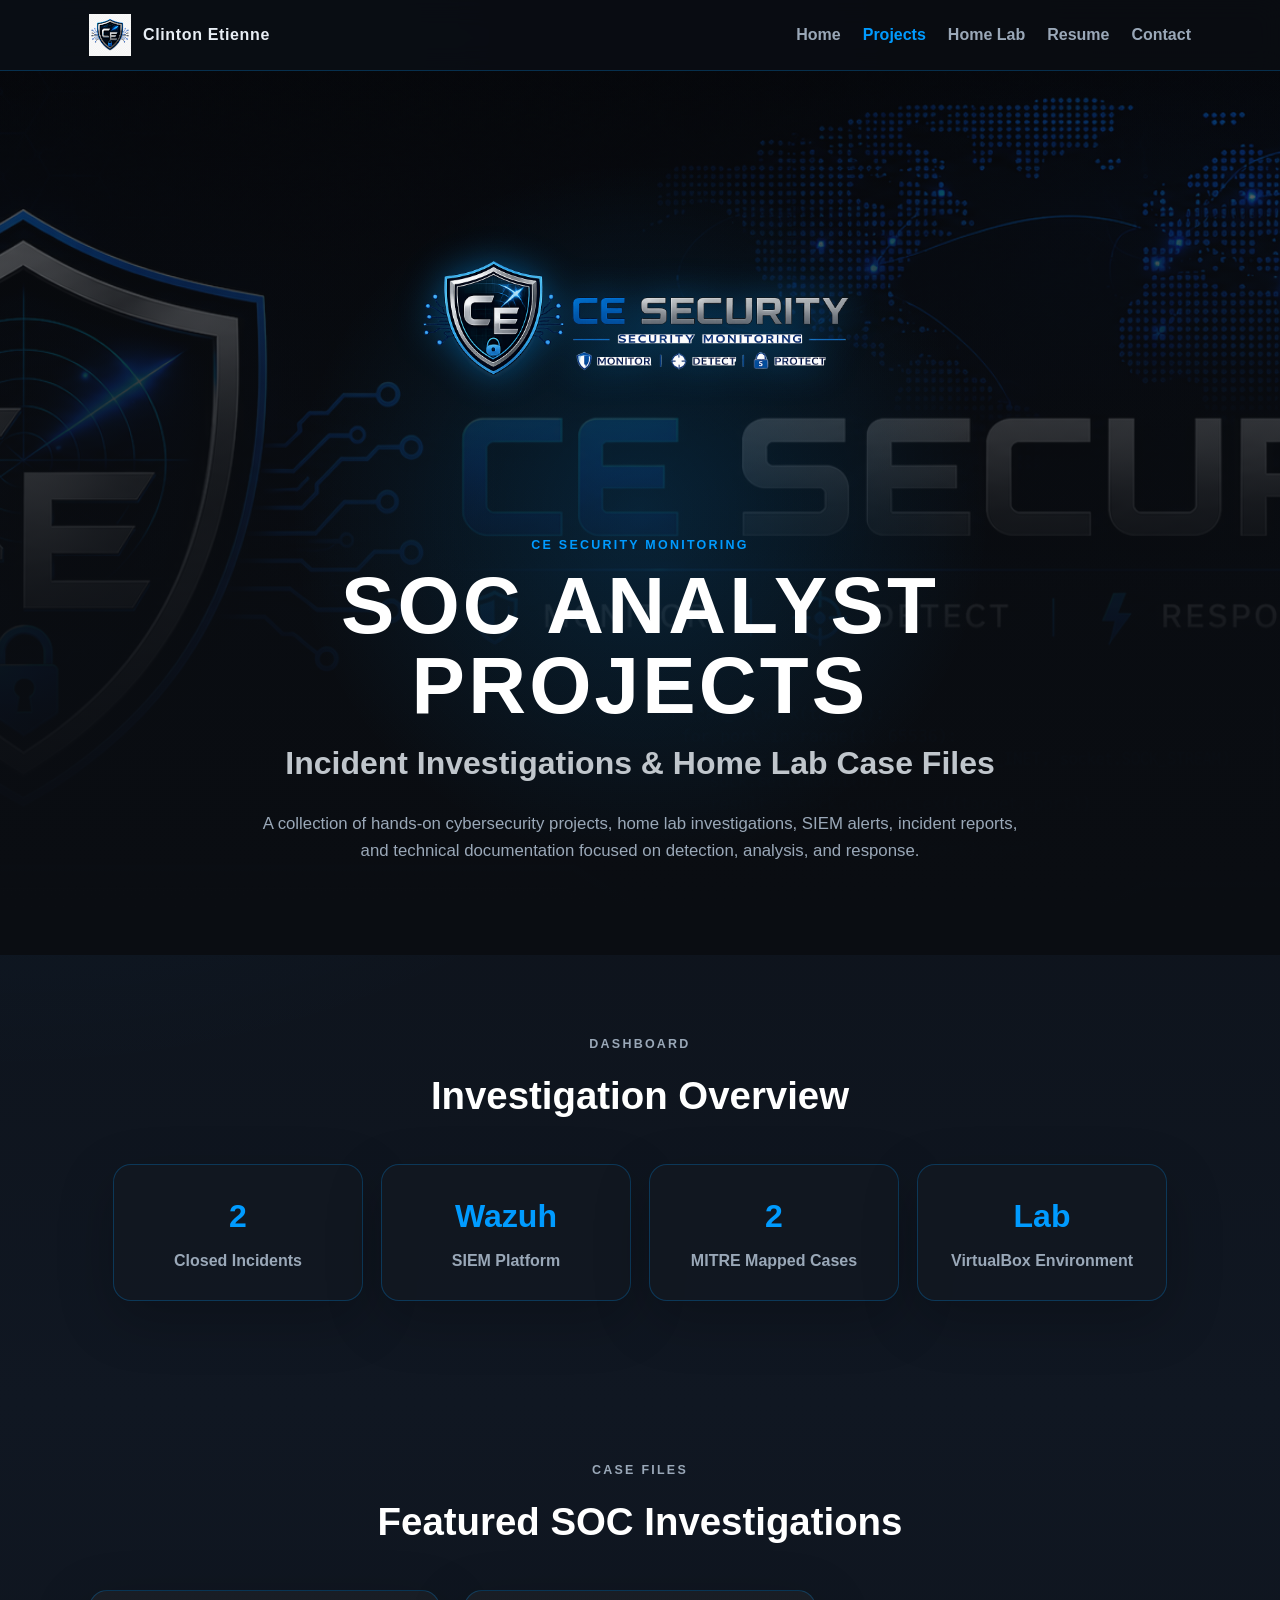
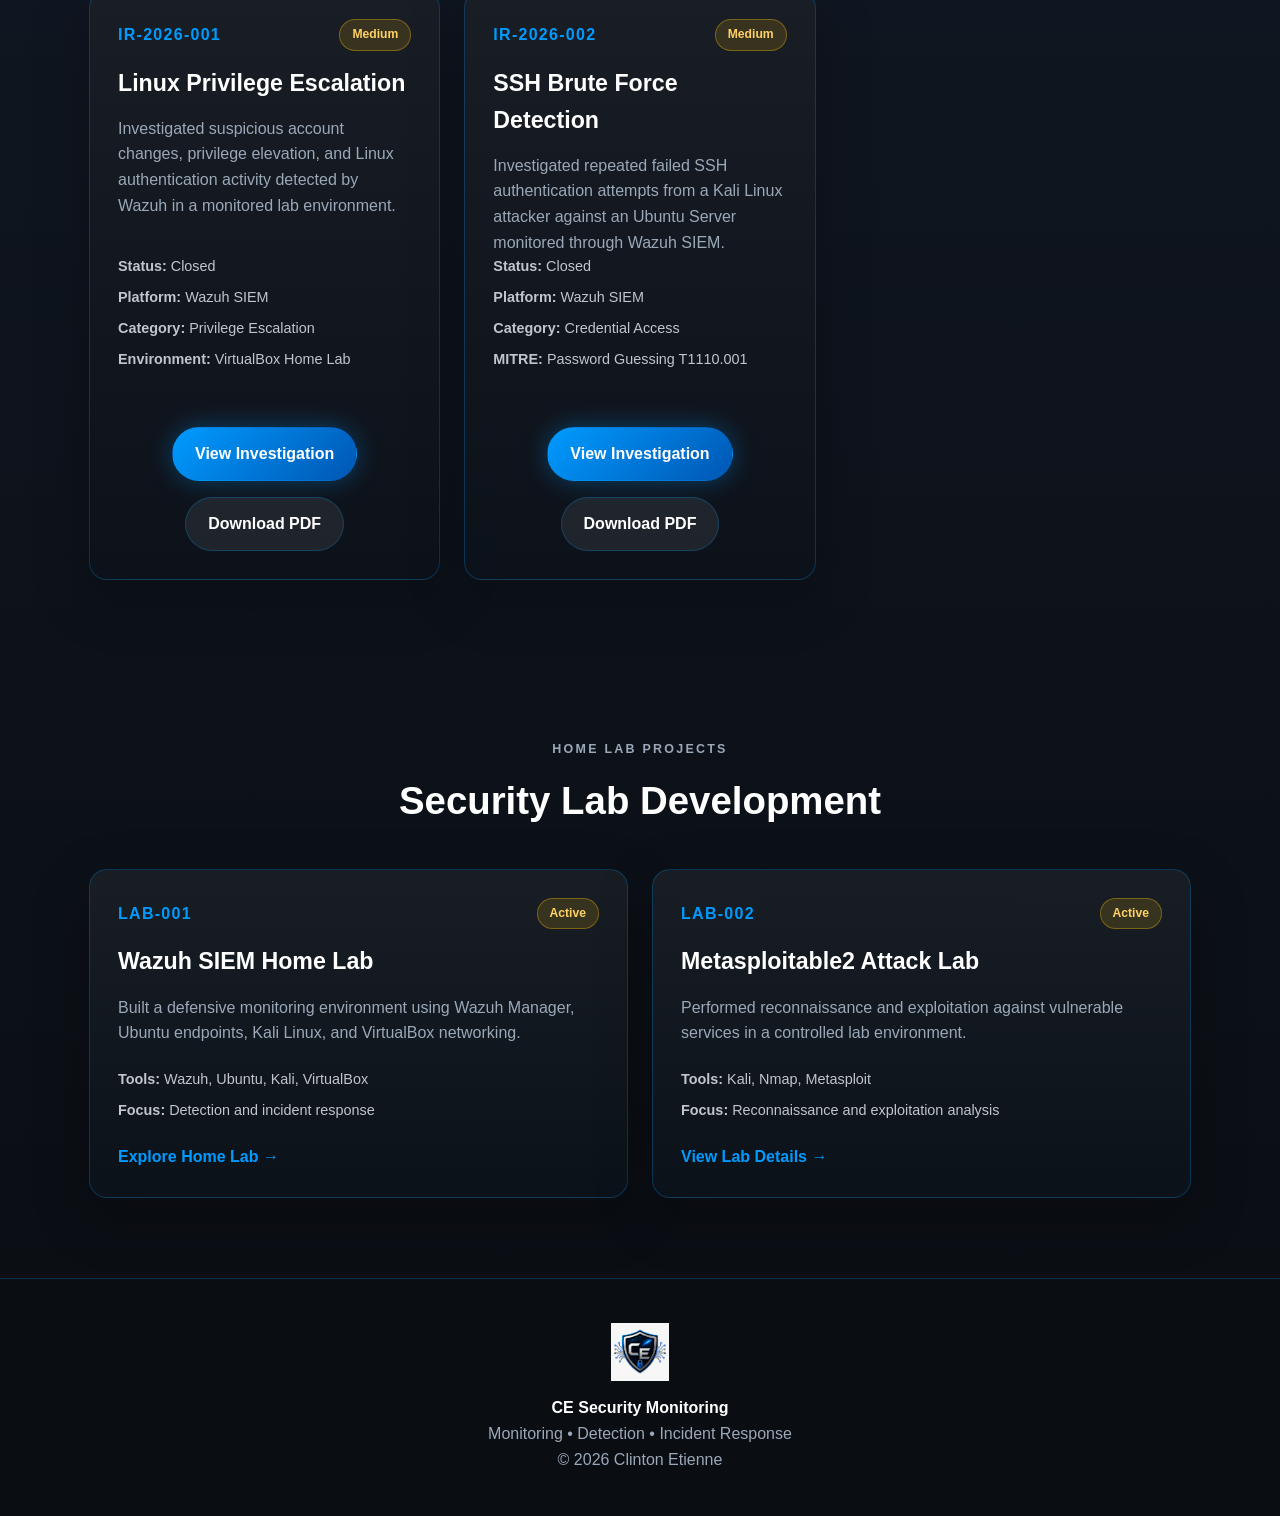
<file: projects.html>
<!DOCTYPE html>
<html lang="en">

<head>
<!-- Google Analytics 4 -->
<script async src="https://www.googletagmanager.com/gtag/js?id=G-EGCFJRR2Q1"></script>

<script>
  window.dataLayer = window.dataLayer || [];

  function gtag() {
    dataLayer.push(arguments);
  }

  gtag('js', new Date());
  gtag('config', 'G-EGCFJRR2Q1');
</script>
  
  <meta charset="UTF-8" />
  <meta name="viewport" content="width=device-width, initial-scale=1.0" />

  <meta
    name="description"
    content="Explore Clinton Etienne's SOC analyst projects, including Wazuh SIEM investigations, Linux log analysis, SSH brute-force detection, and incident reports."
  />
  <meta name="author" content="Clinton Etienne" />
  <meta
    name="robots"
    content="index, follow, max-image-preview:large, max-snippet:-1, max-video-preview:-1"
  />

  <link rel="canonical" href="https://clinton-etienne.github.io/projects.html" />

  <meta property="og:locale" content="en_US" />
  <meta property="og:type" content="website" />
  <meta property="og:site_name" content="Clinton Etienne SOC Analyst Portfolio" />
  <meta property="og:title" content="SOC Analyst Projects | Clinton Etienne" />
  <meta
    property="og:description"
    content="Hands-on Wazuh SIEM investigations, Linux security analysis, SSH brute-force detection, and professional incident reports."
  />
  <meta property="og:url" content="https://clinton-etienne.github.io/projects.html" />
  <meta
    property="og:image"
    content="https://clinton-etienne.github.io/assets/logo/ce-security-github-banner.png"
  />
  <meta
    property="og:image:alt"
    content="CE Security monitoring, detection, response, and protection banner"
  />
  <meta property="og:image:width" content="1983" />
  <meta property="og:image:height" content="793" />

  <meta name="twitter:card" content="summary_large_image" />
  <meta name="twitter:title" content="SOC Analyst Projects | Clinton Etienne" />
  <meta
    name="twitter:description"
    content="Hands-on Wazuh SIEM investigations, Linux security analysis, SSH brute-force detection, and professional incident reports."
  />
  <meta
    name="twitter:image"
    content="https://clinton-etienne.github.io/assets/logo/ce-security-github-banner.png"
  />
  <meta
    name="twitter:image:alt"
    content="CE Security monitoring, detection, response, and protection banner"
  />

  <title>SOC Analyst Projects | Clinton Etienne</title>

  <script type="application/ld+json">
  {
    "@context": "https://schema.org",
    "@type": "CollectionPage",
    "@id": "https://clinton-etienne.github.io/projects.html#page",
    "url": "https://clinton-etienne.github.io/projects.html",
    "name": "SOC Analyst Projects | Clinton Etienne",
    "description": "Hands-on SOC analyst projects featuring Wazuh SIEM investigations, incident reports, threat detection, and cybersecurity home lab work.",
    "isPartOf": {
      "@type": "WebSite",
      "@id": "https://clinton-etienne.github.io/#website",
      "name": "Clinton Etienne SOC Analyst Portfolio"
    },
    "author": {
      "@type": "Person",
      "@id": "https://clinton-etienne.github.io/#clinton-etienne",
      "name": "Clinton Etienne"
    },
    "mainEntity": {
      "@type": "ItemList",
      "itemListElement": [
        {
          "@type": "ListItem",
          "position": 1,
          "name": "Linux Privilege Escalation Investigation",
          "url": "https://clinton-etienne.github.io/IR-2026-001.html"
        },
        {
          "@type": "ListItem",
          "position": 2,
          "name": "SSH Brute Force Detection Investigation",
          "url": "https://clinton-etienne.github.io/IR-2026_002_SSH_Brute_Force.html"
        },
        {
          "@type": "ListItem",
          "position": 3,
          "name": "Cybersecurity Home Lab",
          "url": "https://clinton-etienne.github.io/home-lab.html"
        }
      ]
    },
    "breadcrumb": {
      "@type": "BreadcrumbList",
      "itemListElement": [
        {
          "@type": "ListItem",
          "position": 1,
          "name": "Home",
          "item": "https://clinton-etienne.github.io/"
        },
        {
          "@type": "ListItem",
          "position": 2,
          "name": "SOC Analyst Projects",
          "item": "https://clinton-etienne.github.io/projects.html"
        }
      ]
    },
    "inLanguage": "en-US"
  }
  </script>

  <link rel="stylesheet" href="style.css" />
</head>

<body>
  <header class="site-header">
    <nav class="navbar">
      <a href="/" class="nav-brand">
        <img src="assets/logo/security-shield.png" alt="CE Security Shield" class="nav-logo" />
        <span>Clinton Etienne</span>
      </a>

      <ul class="nav-links">
        <li><a href="/">Home</a></li>
        <li><a href="projects.html" class="active">Projects</a></li>
        <li><a href="home-lab.html">Home Lab</a></li>
        <li><a href="Clinton_Etienne_Resume.pdf" target="_blank">Resume</a></li>
        <li><a href="/#contact">Contact</a></li>
      </ul>
    </nav>
  </header>

  <main>
    <section class="hero v4-hero">
      <div class="hero-overlay"></div>

      <div class="hero-content">
        <img src="assets/logo/ce-security-logo.png" alt="CE Security Monitoring Logo" class="hero-logo" />

        <p class="eyebrow">CE Security Monitoring</p>
        <h1>SOC Analyst Projects</h1>
        <h2>Incident Investigations &amp; Home Lab Case Files</h2>

        <p class="hero-summary">
          A collection of hands-on cybersecurity projects, home lab investigations,
          SIEM alerts, incident reports, and technical documentation focused on
          detection, analysis, and response.
        </p>
      </div>
    </section>

    <section class="soc-overview section">
      <div class="section-header">
        <p class="eyebrow">Dashboard</p>
        <h2>Investigation Overview</h2>
      </div>

      <div class="stats-section">
        <div class="stat-card">
          <h3>2</h3>
          <p>Closed Incidents</p>
        </div>

        <div class="stat-card">
          <h3>Wazuh</h3>
          <p>SIEM Platform</p>
        </div>

        <div class="stat-card">
          <h3>2</h3>
          <p>MITRE Mapped Cases</p>
        </div>

        <div class="stat-card">
          <h3>Lab</h3>
          <p>VirtualBox Environment</p>
        </div>
      </div>
    </section>

    <section class="section featured-section">
      <div class="section-header">
        <p class="eyebrow">Case Files</p>
        <h2>Featured SOC Investigations</h2>
      </div>

      <div class="project-grid">

        <article class="project-card incident-card">
          <div class="card-topline">
            <span class="incident-id">IR-2026-001</span>
            <span class="badge medium">Medium</span>
          </div>

          <h3>Linux Privilege Escalation</h3>

          <p>
            Investigated suspicious account changes, privilege elevation, and Linux
            authentication activity detected by Wazuh in a monitored lab environment.
          </p>

          <div class="card-meta">
            <span><strong>Status:</strong> Closed</span>
            <span><strong>Platform:</strong> Wazuh SIEM</span>
            <span><strong>Category:</strong> Privilege Escalation</span>
            <span><strong>Environment:</strong> VirtualBox Home Lab</span>
          </div>

          <div class="hero-buttons">
            <a href="IR-2026-001.html" class="btn primary-btn">
              View Investigation
            </a>

            <a href="assets/reports/IR-2026-001_Linux_Privilege_Escalation_CE_Security.pdf"
               class="btn secondary-btn"
               target="_blank">
              Download PDF
            </a>
          </div>
        </article>

        <article class="project-card incident-card">
          <div class="card-topline">
            <span class="incident-id">IR-2026-002</span>
            <span class="badge medium">Medium</span>
          </div>

          <h3>SSH Brute Force Detection</h3>

          <p>
            Investigated repeated failed SSH authentication attempts from a Kali Linux
            attacker against an Ubuntu Server monitored through Wazuh SIEM.
          </p>

          <div class="card-meta">
            <span><strong>Status:</strong> Closed</span>
            <span><strong>Platform:</strong> Wazuh SIEM</span>
            <span><strong>Category:</strong> Credential Access</span>
            <span><strong>MITRE:</strong> Password Guessing T1110.001</span>
          </div>

          <div class="hero-buttons">
            <a href="IR-2026_002_SSH_Brute_Force.html" class="btn primary-btn">
              View Investigation
            </a>

            <a href="assets/reports/IR-2026-002_SSH_Brute_Force.pdf"
               class="btn secondary-btn"
               target="_blank">
              Download PDF
            </a>
          </div>
        </article>

      </div>
    </section>

    <section class="section">
      <div class="section-header">
        <p class="eyebrow">Home Lab Projects</p>
        <h2>Security Lab Development</h2>
      </div>

      <div class="project-grid">
        <article class="project-card">
          <div class="card-topline">
            <span class="incident-id">LAB-001</span>
            <span class="badge medium">Active</span>
          </div>

          <h3>Wazuh SIEM Home Lab</h3>

          <p>
            Built a defensive monitoring environment using Wazuh Manager,
            Ubuntu endpoints, Kali Linux, and VirtualBox networking.
          </p>

          <div class="card-meta">
            <span><strong>Tools:</strong> Wazuh, Ubuntu, Kali, VirtualBox</span>
            <span><strong>Focus:</strong> Detection and incident response</span>
          </div>

          <a href="home-lab.html" class="card-link">Explore Home Lab →</a>
        </article>

        <article class="project-card">
          <div class="card-topline">
            <span class="incident-id">LAB-002</span>
            <span class="badge medium">Active</span>
          </div>

          <h3>Metasploitable2 Attack Lab</h3>

          <p>
            Performed reconnaissance and exploitation against vulnerable services
            in a controlled lab environment.
          </p>

          <div class="card-meta">
            <span><strong>Tools:</strong> Kali, Nmap, Metasploit</span>
            <span><strong>Focus:</strong> Reconnaissance and exploitation analysis</span>
          </div>

          <a href="home-lab.html" class="card-link">View Lab Details →</a>
        </article>
      </div>
    </section>
  </main>

  <footer class="site-footer">
    <img src="assets/logo/security-shield.png" alt="CE Security Shield" class="footer-logo" />
    <p><strong>CE Security Monitoring</strong></p>
    <p>Monitoring • Detection • Incident Response</p>
    <p>© 2026 Clinton Etienne</p>
  </footer>
  <script src="analytics-events.js"></script>
</body>
</html>
</file>
<file: style.css>
/* =========================================================
   CE SECURITY PORTFOLIO V4
   Clinton Etienne | SOC Analyst Portfolio
   ========================================================= */

:root {
  --primary-blue: #009bff;
  --deep-blue: #0056b3;
  --silver: #c0c6cc;
  --dark-gray: #1a1f26;
  --black: #0a0d12;
  --white: #ffffff;
  --text-main: #e8eef5;
  --text-muted: #9aa8b8;
  --card-bg: rgba(18, 24, 34, 0.85);
  --border: rgba(0, 155, 255, 0.25);
  --glow: 0 0 25px rgba(0, 155, 255, 0.35);
  --radius: 18px;
  --max-width: 1150px;
}

/* Global */

* {
  box-sizing: border-box;
  margin: 0;
  padding: 0;
}

body {
  font-family: Arial, Helvetica, sans-serif;
  background:
    radial-gradient(circle at top left, rgba(0, 155, 255, 0.14), transparent 32%),
    linear-gradient(180deg, #0a0d12 0%, #101722 45%, #0a0d12 100%);
  color: var(--text-main);
  line-height: 1.6;
}

a {
  color: inherit;
  text-decoration: none;
}

img {
  max-width: 100%;
  display: block;
}

.section {
  max-width: var(--max-width);
  margin: 0 auto;
  padding: 80px 24px;
}

.section-header {
  text-align: center;
  margin-bottom: 38px;
}

.section-header h2,
.section h2 {
  font-size: clamp(1.8rem, 3vw, 2.6rem);
  color: var(--white);
  margin-bottom: 14px;
}

.eyebrow {
  color: var(--primary-blue);
  text-transform: uppercase;
  letter-spacing: 0.18em;
  font-size: 0.78rem;
  font-weight: 700;
  margin-bottom: 10px;
}

/* Navigation */

.site-header {
  position: sticky;
  top: 0;
  z-index: 50;
  background: rgba(10, 13, 18, 0.92);
  backdrop-filter: blur(12px);
  border-bottom: 1px solid var(--border);
}

.navbar {
  max-width: var(--max-width);
  margin: 0 auto;
  padding: 14px 24px;
  display: flex;
  align-items: center;
  justify-content: space-between;
}

.nav-brand {
  display: flex;
  align-items: center;
  gap: 12px;
  font-weight: 800;
  letter-spacing: 0.04em;
}

.nav-logo {
  width: 42px;
  height: 42px;
  object-fit: contain;
}

.nav-links {
  list-style: none;
  display: flex;
  gap: 22px;
}

.nav-links a {
  color: var(--text-muted);
  font-weight: 600;
  transition: 0.25s ease;
}

.nav-links a:hover,
.nav-links a.active {
  color: var(--primary-blue);
}

/* Hero */

.hero {
  position: relative;
  min-height: 88vh;
  display: flex;
  align-items: center;
  justify-content: center;
  padding: 90px 24px;
  overflow: hidden;
}

.v4-hero {
  background:
    linear-gradient(rgba(10, 13, 18, 0.5), rgba(10, 13, 18, 0.95)),
    url("assets/logo/ce-security-github-banner.png") center/cover no-repeat;
}

.hero-overlay {
  position: absolute;
  inset: 0;
  background:
    radial-gradient(circle at center, rgba(0, 155, 255, 0.16), transparent 45%),
    linear-gradient(180deg, rgba(10, 13, 18, 0.1), #0a0d12 95%);
}

.hero-content {
  position: relative;
  z-index: 2;
  max-width: 850px;
  text-align: center;
}

.hero-logo {
  max-width: 520px;
  margin: 0 auto 28px;
  filter: drop-shadow(0 0 18px rgba(0, 155, 255, 0.45));
}

.hero h1 {
  font-size: clamp(2.6rem, 7vw, 5rem);
  line-height: 1;
  color: var(--white);
  text-transform: uppercase;
  letter-spacing: 0.04em;
}

.hero h2 {
  margin-top: 12px;
  font-size: clamp(1.2rem, 3vw, 2rem);
  color: var(--silver);
}

.hero-tagline {
  margin-top: 20px;
  color: var(--primary-blue);
  font-weight: 700;
  letter-spacing: 0.08em;
}

.hero-summary {
  max-width: 760px;
  margin: 22px auto 0;
  color: var(--text-muted);
  font-size: 1.05rem;
}

.hero-buttons {
  margin-top: 34px;
  display: flex;
  justify-content: center;
  flex-wrap: wrap;
  gap: 16px;
}

/* Buttons */

.btn {
  display: inline-flex;
  align-items: center;
  justify-content: center;
  padding: 13px 22px;
  border-radius: 999px;
  font-weight: 800;
  border: 1px solid transparent;
  transition: 0.25s ease;
}

.primary-btn {
  background: linear-gradient(135deg, var(--primary-blue), var(--deep-blue));
  color: var(--white);
  box-shadow: var(--glow);
}

.secondary-btn {
  background: rgba(255, 255, 255, 0.08);
  border-color: var(--border);
  color: var(--white);
}

.ghost-btn {
  background: transparent;
  border-color: rgba(192, 198, 204, 0.35);
  color: var(--silver);
}

.btn:hover {
  transform: translateY(-3px);
  box-shadow: var(--glow);
}

/* Dashboard / Stats */

.stats-section {
  max-width: var(--max-width);
  margin: 0 auto;
  padding: 0 24px;
  display: grid;
  grid-template-columns: repeat(4, 1fr);
  gap: 18px;
}

.stat-card {
  background: var(--card-bg);
  border: 1px solid var(--border);
  border-radius: var(--radius);
  padding: 26px;
  text-align: center;
  box-shadow: 0 18px 55px rgba(0, 0, 0, 0.22);
}

.stat-card h3 {
  font-size: 2rem;
  color: var(--primary-blue);
  margin-bottom: 6px;
}

.stat-card p {
  color: var(--text-muted);
  font-weight: 700;
}

/* Cards */

.project-grid,
.about-grid {
  display: grid;
  grid-template-columns: repeat(2, 1fr);
  gap: 24px;
}

.featured-section .project-grid {
  grid-template-columns: repeat(3, minmax(0, 1fr));
}

.about-grid {
  grid-template-columns: repeat(3, 1fr);
}

.project-card,
.about-card {
  background: linear-gradient(180deg, rgba(26, 31, 38, 0.92), rgba(12, 18, 26, 0.92));
  border: 1px solid var(--border);
  border-radius: var(--radius);
  padding: 28px;
  box-shadow: 0 18px 55px rgba(0, 0, 0, 0.25);
  transition: 0.25s ease;
}

.project-card:hover,
.about-card:hover {
  transform: translateY(-5px);
  border-color: rgba(0, 155, 255, 0.55);
  box-shadow: var(--glow);
}

.project-card h3,
.about-card h3 {
  color: var(--white);
  font-size: 1.45rem;
  margin: 14px 0;
}

.project-card p,
.about-card p,
.section p {
  color: var(--text-muted);
}

.incident-card {
  display: flex;
  flex-direction: column;
}

.incident-card .card-meta {
  margin-top: auto;
}

.incident-card .btn {
  align-self: flex-start;
}

.development-card {
  border-style: dashed;
  background:
    radial-gradient(circle at top right, rgba(0, 155, 255, 0.12), transparent 40%),
    linear-gradient(180deg, rgba(26, 31, 38, 0.92), rgba(12, 18, 26, 0.92));
}

.card-topline {
  display: flex;
  align-items: center;
  justify-content: space-between;
  gap: 16px;
}

.incident-id {
  color: var(--primary-blue);
  font-weight: 900;
  letter-spacing: 0.08em;
}

.badge {
  display: inline-block;
  padding: 5px 12px;
  border-radius: 999px;
  font-size: 0.76rem;
  font-weight: 800;
  white-space: nowrap;
}

.badge.medium {
  background: rgba(255, 193, 7, 0.14);
  color: #ffd166;
  border: 1px solid rgba(255, 193, 7, 0.35);
}

.badge.development {
  background: rgba(0, 155, 255, 0.12);
  color: #72c7ff;
  border: 1px solid rgba(0, 155, 255, 0.4);
}

.card-meta {
  margin: 22px 0;
  display: grid;
  gap: 8px;
  color: var(--silver);
  font-size: 0.9rem;
}

.card-link {
  color: var(--primary-blue);
  font-weight: 900;
}

/* About */

.about-section {
  border-top: 1px solid rgba(0, 155, 255, 0.12);
}

/* Home Lab Preview */

.lab-preview {
  max-width: var(--max-width);
}

.lab-content {
  display: grid;
  grid-template-columns: 1fr 1.1fr;
  gap: 36px;
  align-items: center;
  background: var(--card-bg);
  border: 1px solid var(--border);
  border-radius: 24px;
  padding: 32px;
}

.lab-preview-image {
  border-radius: 16px;
  border: 1px solid var(--border);
  box-shadow: var(--glow);
}

/* Skills */

.skills-grid {
  display: flex;
  flex-wrap: wrap;
  justify-content: center;
  gap: 12px;
}

.skills-grid span {
  padding: 10px 15px;
  border-radius: 999px;
  background: rgba(0, 155, 255, 0.09);
  border: 1px solid var(--border);
  color: var(--silver);
  font-weight: 700;
}

/* Contact */

.contact-section {
  text-align: center;
}

.contact-section > p {
  max-width: 800px;
  margin: 0 auto;
}

.contact-links {
  margin-top: 24px;
  display: flex;
  flex-wrap: wrap;
  justify-content: center;
  gap: 14px;
}

.contact-links a {
  padding: 12px 18px;
  border-radius: 999px;
  border: 1px solid var(--border);
  color: var(--primary-blue);
  font-weight: 800;
  background: rgba(255, 255, 255, 0.04);
}

.contact-links a:hover {
  box-shadow: var(--glow);
}

/* Footer */

.site-footer {
  text-align: center;
  padding: 44px 24px;
  border-top: 1px solid var(--border);
  background: rgba(10, 13, 18, 0.95);
  color: var(--text-muted);
}

.footer-logo {
  width: 58px;
  margin: 0 auto 14px;
}

.site-footer strong {
  color: var(--white);
}

/* Responsive */

@media (max-width: 900px) {
  .navbar {
    flex-direction: column;
    gap: 16px;
  }

  .nav-links {
    flex-wrap: wrap;
    justify-content: center;
  }

  .stats-section,
  .project-grid,
  .featured-section .project-grid,
  .about-grid,
  .lab-content {
    grid-template-columns: 1fr;
  }

  .hero {
    min-height: auto;
  }
}

@media (max-width: 600px) {
  .section {
    padding: 58px 18px;
  }

  .hero-logo {
    max-width: 320px;
  }

  .hero .eyebrow {
    font-size: 0.7rem;
    letter-spacing: 0.12em;
    line-height: 1.6;
  }

  .hero-buttons {
    flex-direction: column;
  }

  .btn {
    width: 100%;
  }

  .incident-card .btn {
    align-self: stretch;
  }

  .nav-links {
    gap: 12px;
    font-size: 0.9rem;
  }
}
/* =========================================================
   HOME LAB NETWORK DIAGRAM
========================================================= */

.home-lab-diagram-section .section-header {
  max-width: 900px;
}

.home-lab-diagram-card {
  margin: 0;
  overflow: hidden;
  border: 1px solid rgba(54, 169, 255, 0.25);
  border-radius: 14px;
  background: #07131f;
  box-shadow: 0 18px 45px rgba(0, 0, 0, 0.3);
}

.home-lab-diagram-link {
  display: block;
  overflow: hidden;
  background: #07131f;
}

.home-lab-diagram-image {
  display: block;
  width: 100%;
  height: auto;
  transition:
    transform 0.3s ease,
    filter 0.3s ease;
}

.home-lab-diagram-link:hover .home-lab-diagram-image {
  transform: scale(1.01);
  filter: brightness(1.04);
}

.home-lab-diagram-link:focus-visible {
  outline: 3px solid #2fa8ff;
  outline-offset: -3px;
}

.home-lab-diagram-caption {
  display: block;
  padding: 1.25rem 1.5rem;
  border-top: 1px solid rgba(54, 169, 255, 0.18);
}

.home-lab-diagram-caption strong {
  display: block;
  margin-bottom: 0.45rem;
  color: #ffffff;
  font-size: 1rem;
}

.home-lab-diagram-caption p {
  max-width: 1000px;
  margin: 0;
  color: #a7b4c0;
  line-height: 1.7;
}

.diagram-instruction {
  display: block;
  margin-top: 0.75rem;
  color: #36a9ff;
  font-size: 0.78rem;
  font-weight: 700;
  letter-spacing: 0.04em;
  text-transform: uppercase;
}


/* Mobile diagram adjustments */

@media (max-width: 700px) {
  .home-lab-diagram-card {
    border-radius: 10px;
  }

  .home-lab-diagram-caption {
    padding: 1rem;
  }

  .home-lab-diagram-caption p {
    font-size: 0.9rem;
  }
}
</file>
